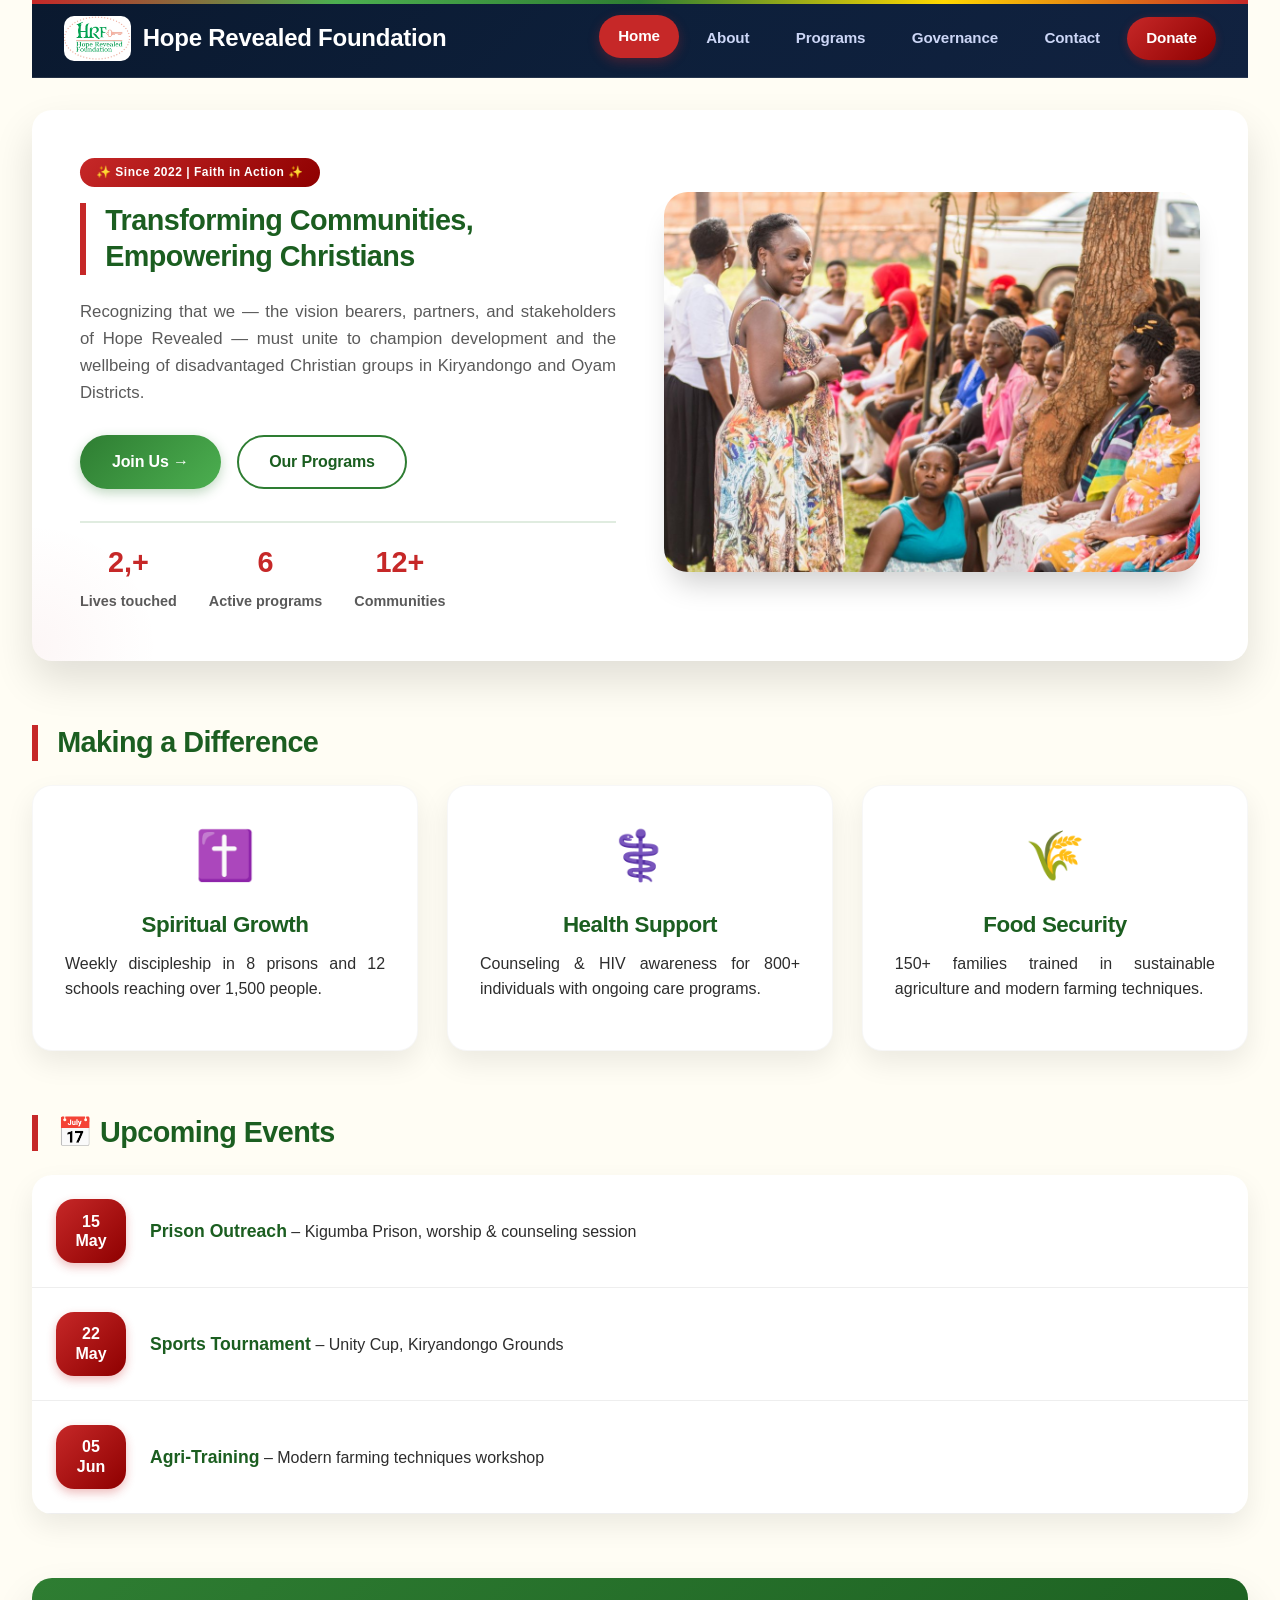
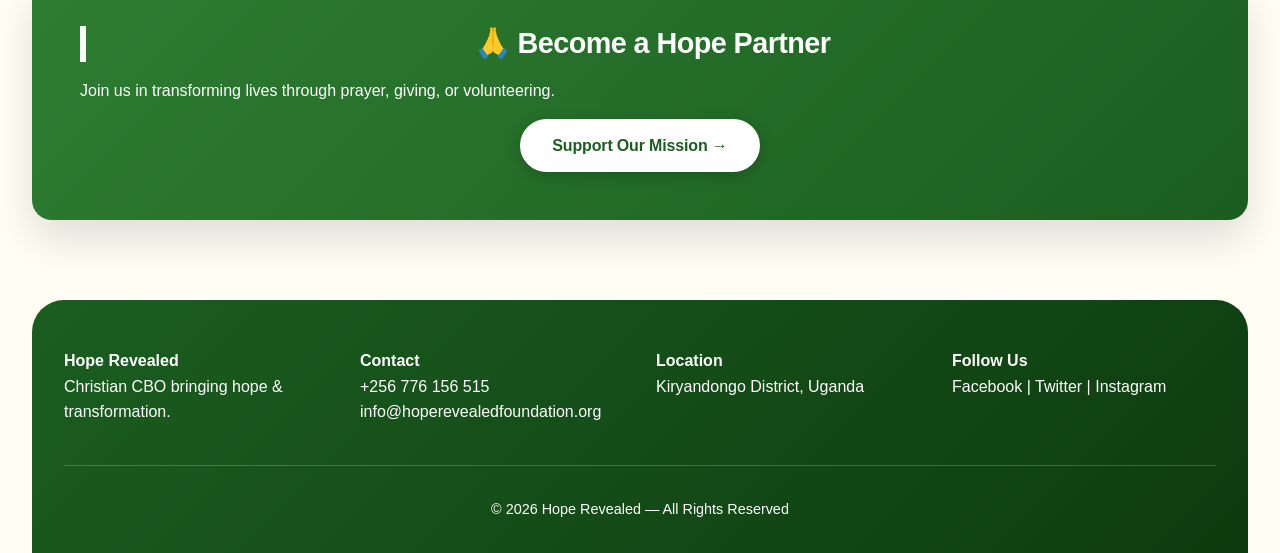
<file: index.html>
<!DOCTYPE html>
<html lang="en">
<head>
  <meta charset="utf-8" />
  <meta name="viewport" content="width=device-width, initial-scale=1.0, user-scalable=yes" />
  <meta name="description" content="Hope Revealed - Christian Community-Based Organization transforming communities in Kiryandongo and Oyam Districts, Uganda." />
  <title>Hope Revealed — Transforming Communities | Home</title>
  <link rel="stylesheet" href="styles.css" />
  <style>
    /* Only keep essential homepage-specific animations that don't conflict with styles.css */
    
    /* Animated blinking text for the headline */
    .animated-headline {
      animation: gentlePulse 1.8s ease-in-out infinite;
      display: inline-block;
    }
    
    @keyframes gentlePulse {
      0%, 100% {
        opacity: 1;
        text-shadow: 0 0 0px rgba(46,125,50,0);
      }
      50% {
        opacity: 0.85;
        text-shadow: 0 0 8px rgba(46,125,50,0.3);
      }
    }
    
    /* Hero section refinements */
    .hero {
      display: grid;
      grid-template-columns: 1fr 1fr;
      gap: 3rem;
      align-items: center;
      margin: 2rem 0 4rem 0;
      background: var(--card);
      border-radius: var(--radius);
      padding: 3rem;
      box-shadow: var(--shadow-lg);
      position: relative;
      overflow: hidden;
    }
    
    .hero::before {
      content: '';
      position: absolute;
      top: -50%;
      right: -20%;
      width: 300px;
      height: 300px;
      background: radial-gradient(circle, rgba(46,125,50,0.03) 0%, transparent 70%);
      border-radius: 50%;
      pointer-events: none;
    }

    .badge {
      display: inline-block;
      background: linear-gradient(135deg, var(--red), var(--red-dark));
      color: white;
      padding: 0.3rem 1rem;
      border-radius: 40px;
      font-size: 0.75rem;
      margin-bottom: 1rem;
      font-weight: 600;
      animation: fadeInUp 0.6s ease;
    }

    .stats {
      display: flex;
      gap: 2rem;
      margin-top: 1.5rem;
      padding-top: 1rem;
      border-top: 2px solid rgba(46,125,50,0.15);
    }

    .stats div {
      font-weight: 600;
      font-size: 0.9rem;
      color: var(--text-light);
      transition: transform 0.3s ease;
    }
    
    .stats div:hover {
      transform: translateY(-3px);
    }

    .stats span {
      font-size: 1.8rem;
      color: var(--red);
      display: block;
      font-weight: 800;
      margin-bottom: 0.3rem;
    }

    .hero-image img {
      width: 100%;
      border-radius: 24px;
      object-fit: cover;
      height: 380px;
      box-shadow: 0 20px 30px -10px rgba(0,0,0,0.2);
      transition: var(--transition);
    }

    .hero-image img:hover {
      transform: scale(1.02);
    }

    .impact-preview, .events {
      margin: 4rem 0;
    }

    .impact-grid {
      display: grid;
      grid-template-columns: repeat(auto-fit, minmax(280px, 1fr));
      gap: 1.8rem;
    }

    .impact-card {
      background: var(--card);
      padding: 2rem;
      border-radius: var(--radius);
      text-align: center;
      box-shadow: var(--shadow-md);
      transition: var(--transition);
      animation: fadeInUp 0.5s ease backwards;
    }
    
    .impact-card:nth-child(1) { animation-delay: 0.1s; }
    .impact-card:nth-child(2) { animation-delay: 0.2s; }
    .impact-card:nth-child(3) { animation-delay: 0.3s; }

    .impact-card:hover {
      transform: translateY(-6px);
      box-shadow: var(--shadow-lg);
    }

    .impact-icon {
      font-size: 3rem;
      margin-bottom: 1rem;
      display: inline-block;
      transition: transform 0.3s ease;
    }
    
    .impact-card:hover .impact-icon {
      transform: scale(1.1);
    }

    .events-list {
      background: var(--card);
      border-radius: var(--radius);
      overflow: hidden;
      box-shadow: var(--shadow-md);
    }

    .event-item {
      display: flex;
      gap: 1.5rem;
      padding: 1.5rem;
      border-bottom: 1px solid #eee;
      align-items: center;
      transition: var(--transition);
    }

    .event-item:hover {
      background: #fafaf5;
      transform: translateX(5px);
    }

    .event-date {
      background: linear-gradient(135deg, var(--red), var(--red-dark));
      color: white;
      text-align: center;
      min-width: 70px;
      padding: 0.8rem;
      border-radius: 18px;
      font-weight: 800;
      line-height: 1.2;
      transition: transform 0.3s ease;
    }
    
    .event-item:hover .event-date {
      transform: scale(1.05);
    }

    /* Animation keyframes */
    @keyframes fadeInUp {
      from {
        opacity: 0;
        transform: translateY(20px);
      }
      to {
        opacity: 1;
        transform: translateY(0);
      }
    }
    
    /* Button enhancements */
    .actions .primary, .actions .secondary {
      transition: all 0.3s cubic-bezier(0.2, 0.9, 0.4, 1.1);
    }
    
    .actions .primary:hover, .actions .secondary:hover {
      transform: translateY(-3px) scale(1.02);
    }
    
    /* Responsive */
    @media (max-width: 900px) {
      .hero {
        grid-template-columns: 1fr;
        padding: 2rem;
      }
      
      .hero-image img {
        height: 280px;
      }
      
      .animated-headline {
        font-size: 1.8rem;
      }
    }

    @media (max-width: 550px) {
      .stats {
        justify-content: space-around;
      }
      
      .stats span {
        font-size: 1.4rem;
      }
      
      .event-item {
        flex-direction: column;
        text-align: center;
      }
      
      .animated-headline {
        font-size: 1.5rem;
      }
    }
  </style>
</head>
<body>
  <div class="wrap">
    <header>
      <a href="index.html" class="logo">
        <img src="logo.jpeg" alt="Hope Revealed Logo" style="height: 45px; width: auto; border-radius: 10px;">
        <span>Hope Revealed Foundation</span>
      </a>
      <nav id="mainNav">
        <a href="index.html" class="active">Home</a>
        <a href="about.html">About</a>
        <a href="programs.html">Programs</a>
        <a href="governance.html">Governance</a>
        <a href="contact.html">Contact</a>
        <a href="donate.html" class="cta">Donate</a>
      </nav>
      <button class="mobile-menu-btn" id="menuBtn" aria-label="Menu">☰</button>
    </header>

    <main>
      <!-- Hero Section with Animated Headline -->
      <section class="hero">
        <div class="hero-content">
          <span class="badge">✨ Since 2022 | Faith in Action ✨</span>
          <h3 class="animated-headline">Transforming Communities,<br>Empowering Christians</h3>
          <p>
            Recognizing that we — the vision bearers, partners, and stakeholders of Hope Revealed — must unite to champion development and the wellbeing of disadvantaged Christian groups in Kiryandongo and Oyam Districts.
          </p>
          <div class="actions">
            <a href="donate.html" class="primary">Join Us →</a>
            <a href="programs.html" class="secondary">Our Programs</a>
          </div>
          <div class="stats">
            <div><span>2,500+</span>Lives touched</div>
            <div><span>6</span>Active programs</div>
            <div><span>12+</span>Communities</div>
          </div>
        </div>
        <div class="hero-image">
          <img src="communitygathering.jpg" alt="Community gathering in Uganda" class="blink-img">
        </div>
      </section>

      <!-- Impact Preview -->
      <section class="impact-preview">
        <h3>Making a Difference</h3>
        <div class="impact-grid">
          <div class="impact-card">
            <div class="impact-icon">✝️</div>
            <h4>Spiritual Growth</h4>
            <p>Weekly discipleship in 8 prisons and 12 schools reaching over 1,500 people.</p>
          </div>
          <div class="impact-card">
            <div class="impact-icon">⚕️</div>
            <h4>Health Support</h4>
            <p>Counseling & HIV awareness for 800+ individuals with ongoing care programs.</p>
          </div>
          <div class="impact-card">
            <div class="impact-icon">🌾</div>
            <h4>Food Security</h4>
            <p>150+ families trained in sustainable agriculture and modern farming techniques.</p>
          </div>
        </div>
      </section>

      <!-- Upcoming Events -->
      <section class="events">
        <h3>📅 Upcoming Events</h3>
        <div class="events-list">
          <div class="event-item">
            <div class="event-date">15<br>May</div>
            <div class="event-detail"><strong>Prison Outreach</strong> – Kigumba Prison, worship & counseling session</div>
          </div>
          <div class="event-item">
            <div class="event-date">22<br>May</div>
            <div class="event-detail"><strong>Sports Tournament</strong> – Unity Cup, Kiryandongo Grounds</div>
          </div>
          <div class="event-item">
            <div class="event-date">05<br>Jun</div>
            <div class="event-detail"><strong>Agri-Training</strong> – Modern farming techniques workshop</div>
          </div>
        </div>
      </section>
      
      <!-- Call to Action Banner -->
      <div class="cta-banner">
        <h3>🙏 Become a Hope Partner</h3>
        <p>Join us in transforming lives through prayer, giving, or volunteering.</p>
        <a href="donate.html" class="primary" style="background: white; color: var(--green-dark); box-shadow: 0 4px 15px rgba(0,0,0,0.2);">Support Our Mission →</a>
      </div>
    </main>

    <footer>
      <div class="footer-grid">
        <div><strong>Hope Revealed</strong><br>Christian CBO bringing hope & transformation.</div>
        <div><strong>Contact</strong><br>+256 776 156 515<br>info@hoperevealedfoundation.org</div>
        <div><strong>Location</strong><br>Kiryandongo District, Uganda</div>
        <div><strong>Follow Us</strong><br>Facebook | Twitter | Instagram</div>
      </div>
      <div class="footer-bottom">© <span id="year"></span> Hope Revealed — All Rights Reserved</div>
    </footer>
  </div>
  
  <!-- Link to external script.js -->
  <script src="script.js"></script>
  
  <!-- Homepage specific enhancements -->
  <script>
    (function() {
      // Set copyright year
      const yearSpan = document.getElementById('year');
      if (yearSpan && !yearSpan.textContent) {
        yearSpan.textContent = new Date().getFullYear();
      }
      
      // Mobile menu toggle
      const menuBtn = document.getElementById('menuBtn');
      const mainNav = document.getElementById('mainNav');
      if (menuBtn && mainNav && !menuBtn.hasAttribute('data-home-listener')) {
        menuBtn.setAttribute('data-home-listener', 'true');
        menuBtn.addEventListener('click', (e) => {
          e.stopPropagation();
          mainNav.classList.toggle('show');
          const isExpanded = mainNav.classList.contains('show');
          menuBtn.setAttribute('aria-expanded', isExpanded);
          menuBtn.innerHTML = isExpanded ? '✕' : '☰';
          document.body.style.overflow = isExpanded ? 'hidden' : '';
        });
        
        document.addEventListener('click', (e) => {
          if (mainNav.classList.contains('show') && !mainNav.contains(e.target) && !menuBtn.contains(e.target)) {
            mainNav.classList.remove('show');
            menuBtn.setAttribute('aria-expanded', 'false');
            menuBtn.innerHTML = '☰';
            document.body.style.overflow = '';
          }
        });
      }
      
      // Animate stats counter
      const statNumbers = document.querySelectorAll('.stats span');
      if (statNumbers.length && !window._statsAnimated) {
        window._statsAnimated = true;
        
        const animateStats = () => {
          statNumbers.forEach(el => {
            const rawText = el.innerText;
            const match = rawText.match(/\d+/);
            if (match) {
              const target = parseInt(match[0], 10);
              if (!isNaN(target) && !el.dataset.animated) {
                el.dataset.animated = 'true';
                let current = 0;
                const increment = Math.ceil(target / 40);
                const suffix = rawText.replace(/[\d]/g, '');
                const timer = setInterval(() => {
                  current += increment;
                  if (current >= target) {
                    el.innerText = target + suffix;
                    clearInterval(timer);
                  } else {
                    el.innerText = current + suffix;
                  }
                }, 25);
              }
            }
          });
        };
        
        const observer = new IntersectionObserver((entries) => {
          entries.forEach(entry => {
            if (entry.isIntersecting) {
              animateStats();
              observer.disconnect();
            }
          });
        }, { threshold: 0.3 });
        
        const statsSection = document.querySelector('.stats');
        if (statsSection) observer.observe(statsSection);
      }
      
      // Logo image error fallback
      const logoImg = document.querySelector('.logo img');
      if (logoImg) {
        logoImg.onerror = function() {
          this.style.display = 'none';
          const placeholder = document.createElement('div');
          placeholder.textContent = 'HR';
          placeholder.style.background = 'linear-gradient(135deg, var(--green), var(--green-light))';
          placeholder.style.color = 'white';
          placeholder.style.width = '45px';
          placeholder.style.height = '45px';
          placeholder.style.display = 'flex';
          placeholder.style.alignItems = 'center';
          placeholder.style.justifyContent = 'center';
          placeholder.style.borderRadius = '12px';
          placeholder.style.fontWeight = 'bold';
          placeholder.style.fontSize = '1.3rem';
          this.parentNode.insertBefore(placeholder, this);
          this.remove();
        };
      }
      
      // Smooth reveal for cards
      const cards = document.querySelectorAll('.impact-card, .event-item');
      const cardObserver = new IntersectionObserver((entries) => {
        entries.forEach(entry => {
          if (entry.isIntersecting) {
            entry.target.style.opacity = '1';
            entry.target.style.transform = 'translateY(0)';
            cardObserver.unobserve(entry.target);
          }
        });
      }, { threshold: 0.1 });
      
      cards.forEach(card => {
        card.style.opacity = '0';
        card.style.transform = 'translateY(20px)';
        card.style.transition = 'opacity 0.5s ease, transform 0.5s ease';
        cardObserver.observe(card);
      });
    })();
  </script>
</body>
</html>
</file>
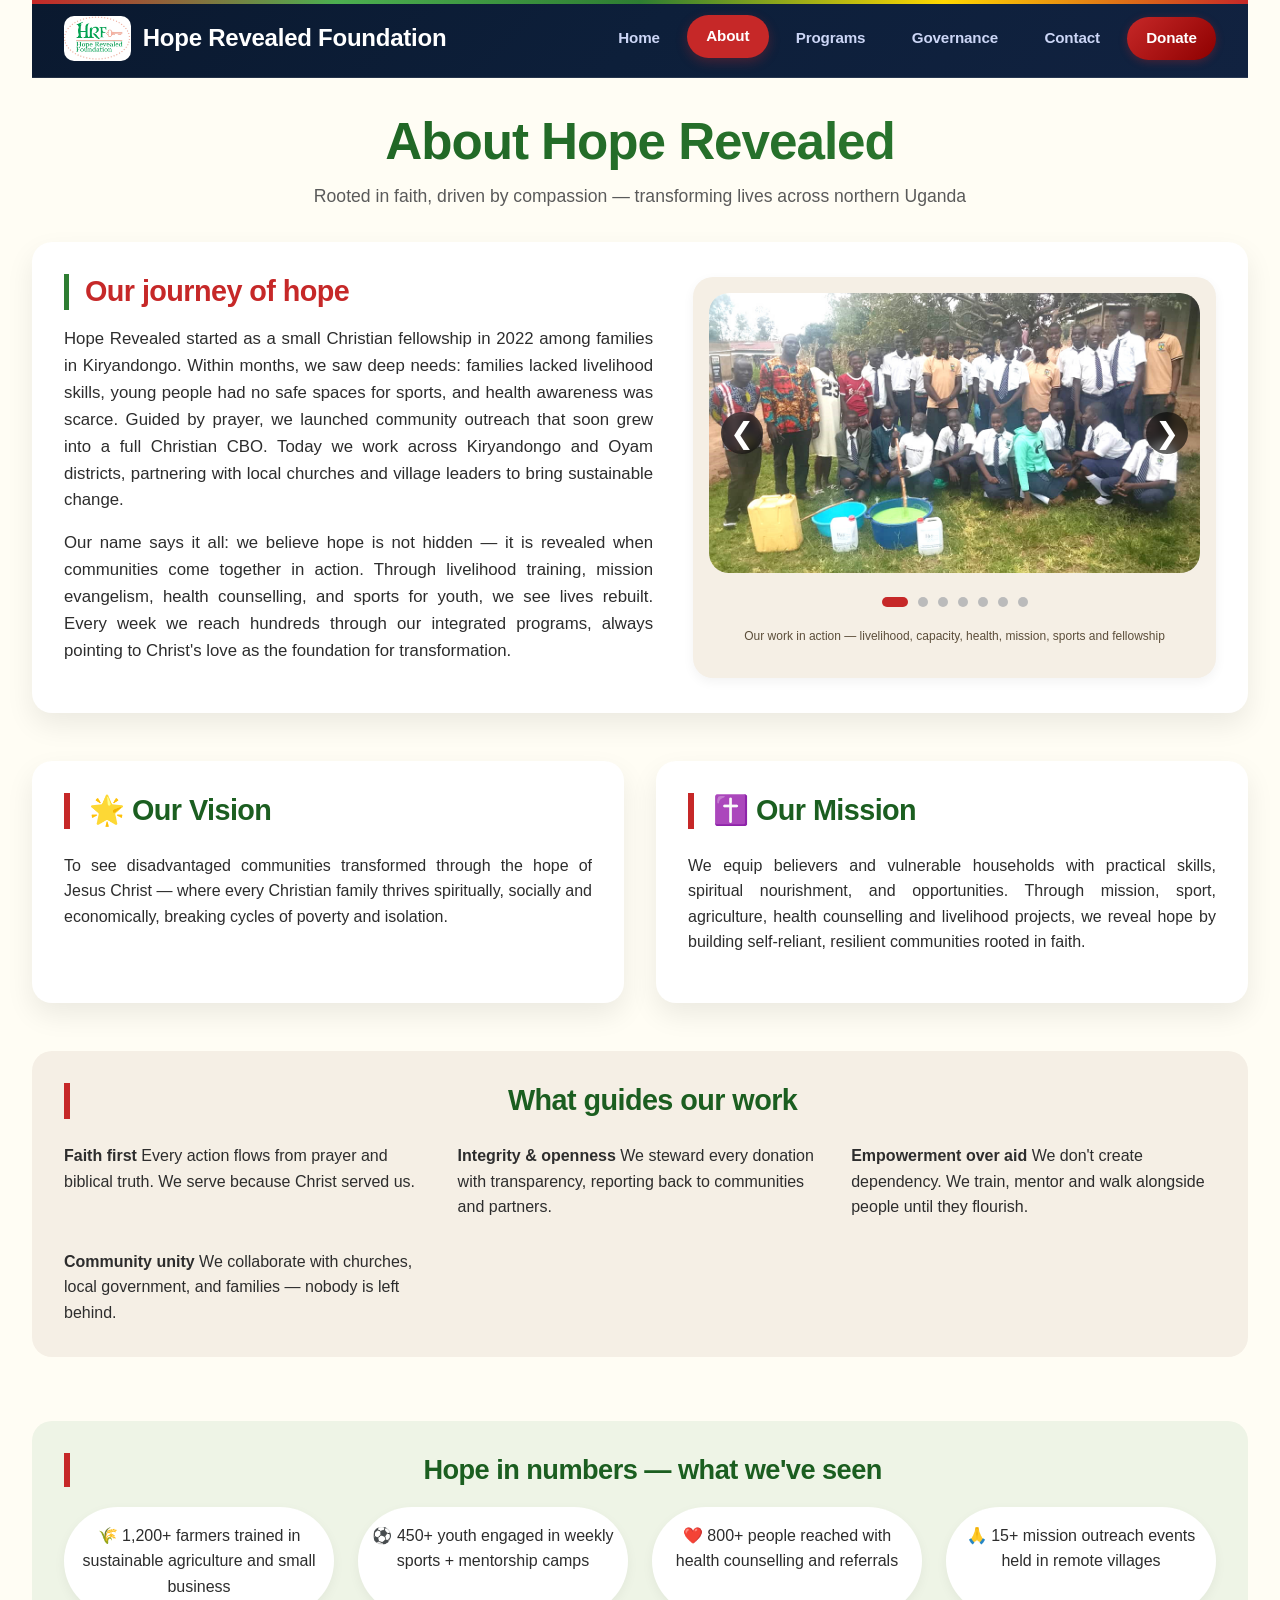
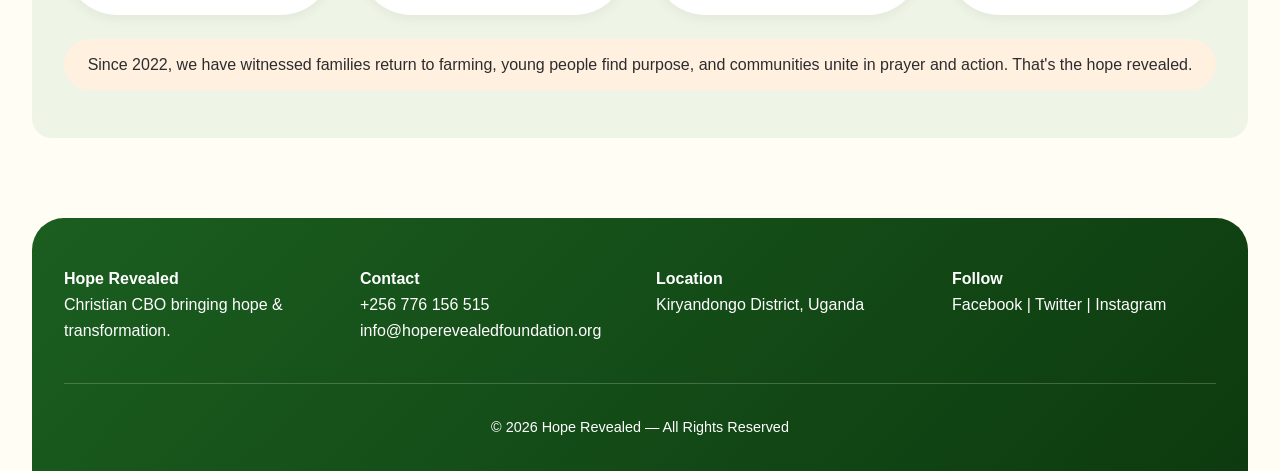
<file: about.html>
<!DOCTYPE html>
<html lang="en">
<head>
  <meta charset="UTF-8" />
  <meta name="viewport" content="width=device-width, initial-scale=1.0, user-scalable=yes" />
  <meta name="description" content="Hope Revealed Christian CBO in Uganda: Our story, mission, vision and the real impact we make through livelihood, sports, health and outreach." />
  <title>Hope Revealed — About Us | Faith in action</title>
  <!-- Link to external stylesheet (modern & consistent across all pages) -->
  <link rel="stylesheet" href="styles.css" />
  <style>
    /* Additional about-specific refinements that complement styles.css */
    .about-story {
      display: flex;
      gap: 2.5rem;
      align-items: center;
      margin-bottom: 3rem;
      background: var(--card);
      border-radius: var(--radius);
      padding: 2rem;
      flex-wrap: wrap;
      box-shadow: var(--shadow-md);
    }

    .story-text {
      flex: 1.2;
    }

    .story-text h3 {
      font-size: 1.8rem;
      color: var(--red);
      margin-bottom: 1rem;
      border-left: 5px solid var(--green);
      padding-left: 1rem;
    }

    .story-text p {
      margin-bottom: 1rem;
      font-size: 1.05rem;
      text-align: justify;
    }

    /* Gallery container (sliding gallery) */
    .gallery-container {
      flex: 1;
      min-width: 280px;
      background: #f5efe5;
      border-radius: var(--radius);
      padding: 1rem;
      box-shadow: var(--shadow-sm);
    }

    .slider-wrapper {
      position: relative;
      width: 100%;
      overflow: hidden;
      border-radius: 20px;
    }

    .slider {
      display: flex;
      transition: transform 0.4s ease-in-out;
      will-change: transform;
    }

    .slide {
      flex: 0 0 100%;
      min-width: 0;
    }

    .slide img {
      width: 100%;
      height: 280px;
      object-fit: cover;
      display: block;
      border-radius: 18px;
      background-color: #d9cdb6;
    }

    .slider-btn {
      position: absolute;
      top: 50%;
      transform: translateY(-50%);
      background: rgba(0,0,0,0.6);
      color: white;
      border: none;
      font-size: 1.8rem;
      cursor: pointer;
      width: 42px;
      height: 42px;
      border-radius: 60px;
      display: flex;
      align-items: center;
      justify-content: center;
      transition: 0.2s;
      backdrop-filter: blur(4px);
      z-index: 2;
    }

    .slider-btn:hover {
      background: var(--red);
    }

    .btn-prev {
      left: 12px;
    }

    .btn-next {
      right: 12px;
    }

    .dots {
      text-align: center;
      margin-top: 16px;
    }

    .dot {
      display: inline-block;
      width: 10px;
      height: 10px;
      background-color: #bbb;
      border-radius: 50%;
      margin: 0 5px;
      cursor: pointer;
      transition: 0.2s;
    }

    .dot.active {
      background-color: var(--red);
      width: 26px;
      border-radius: 12px;
    }

    /* Impact snapshot adjustments */
    .impact-snapshot {
      margin: 2.8rem 0 1rem;
      background: #eef4e6;
      border-radius: var(--radius);
      padding: 2rem;
    }

    .impact-snapshot h3 {
      font-size: 1.7rem;
      color: var(--green-dark);
      margin-bottom: 1.2rem;
      text-align: center;
    }

    .stats-flex {
      display: flex;
      flex-wrap: wrap;
      gap: 1.5rem;
      justify-content: space-between;
    }

    .stat-item {
      flex: 1;
      background: white;
      border-radius: 60px;
      padding: 1rem 0.8rem;
      text-align: center;
      font-weight: 500;
      box-shadow: var(--shadow-sm);
      transition: var(--transition);
    }

    .stat-item:hover {
      transform: translateY(-3px);
      background: var(--cream);
    }

    /* Core values alignment */
    .core-values {
      background: #f5efe5;
      border-radius: var(--radius);
      padding: 2rem;
      margin-top: 0.5rem;
    }

    .core-values h3 {
      text-align: center;
    }

    /* Logo image styling */
    .logo img {
      height: 45px;
      width: auto;
      border-radius: 10px;
      object-fit: contain;
    }

    /* Responsive gallery fixes */
    @media (max-width: 780px) {
      .about-story {
        flex-direction: column;
      }
      .slider-btn {
        width: 36px;
        height: 36px;
        font-size: 1.4rem;
      }
      .slide img {
        height: 220px;
      }
      .stats-flex {
        flex-direction: column;
      }
      .stat-item {
        width: 100%;
      }
    }
  </style>
</head>
<body>
<div class="wrap">
  <header>
    <a href="index.html" class="logo">
      <!-- Fixed logo image display - using img tag for logo.jpeg -->
      <img src="logo.jpeg" alt="Hope Revealed Logo" style="height: 45px; width: auto; border-radius: 10px;">
      <span>Hope Revealed Foundation</span>
    </a>
    <nav id="mainNav">
      <a href="index.html">Home</a>
      <a href="about.html" class="active">About</a>
      <a href="programs.html">Programs</a>
      <a href="governance.html">Governance</a>
      <a href="contact.html">Contact</a>
      <a href="donate.html" class="cta">Donate</a>
    </nav>
    <button class="mobile-menu-btn" id="menuBtn" aria-label="Menu">☰</button>
  </header>

  <main>
    <section class="page-header">
      <h1>About Hope Revealed</h1>
      <p>Rooted in faith, driven by compassion — transforming lives across northern Uganda</p>
    </section>

    <!-- sliding image gallery + story side by side -->
    <section class="about-story">
      <div class="story-text">
        <h3>Our journey of hope</h3>
        <p>Hope Revealed started as a small Christian fellowship in 2022 among families in Kiryandongo. Within months, we saw deep needs: families lacked livelihood skills, young people had no safe spaces for sports, and health awareness was scarce. Guided by prayer, we launched community outreach that soon grew into a full Christian CBO. Today we work across Kiryandongo and Oyam districts, partnering with local churches and village leaders to bring sustainable change.</p>
        <p>Our name says it all: we believe hope is not hidden — it is revealed when communities come together in action. Through livelihood training, mission evangelism, health counselling, and sports for youth, we see lives rebuilt. Every week we reach hundreds through our integrated programs, always pointing to Christ's love as the foundation for transformation.</p>
      </div>
      <div class="gallery-container">
        <div class="slider-wrapper">
          <div class="slider" id="imageSlider">
            <div class="slide"><img src="livelihood.jpg" alt="Livelihood training session"></div>
            <div class="slide"><img src="CapacityBuilding.jpg" alt="Capacity building workshop"></div>
            <div class="slide"><img src="Healthcounselling.jpg" alt="Health counselling outreach"></div>
            <div class="slide"><img src="Missionoutreach.jpg" alt="Mission outreach in community"></div>
            <div class="slide"><img src="Sports.jpg" alt="Sports program for youth"></div>
            <div class="slide"><img src="students.jpg" alt="School Outreach"></div>
            <div class="slide"><img src="communitygathering.jpg" alt="Community gathering and prayer"></div>
          </div>
          <button class="slider-btn btn-prev" id="prevBtn">❮</button>
          <button class="slider-btn btn-next" id="nextBtn">❯</button>
        </div>
        <div class="dots" id="dotsContainer"></div>
        <p style="font-size: 0.75rem; text-align: center; margin-top: 12px; color: #5c4e3a;">Our work in action — livelihood, capacity, health, mission, sports and fellowship</p>
      </div>
    </section>

    <!-- Mission & Vision -->
    <section class="mission-vision">
      <div class="card mission">
        <h3>🌟 Our Vision</h3>
        <p>To see disadvantaged communities transformed through the hope of Jesus Christ — where every Christian family thrives spiritually, socially and economically, breaking cycles of poverty and isolation.</p>
      </div>
      <div class="card vision">
        <h3>✝️ Our Mission</h3>
        <p>We equip believers and vulnerable households with practical skills, spiritual nourishment, and opportunities. Through mission, sport, agriculture, health counselling and livelihood projects, we reveal hope by building self-reliant, resilient communities rooted in faith.</p>
      </div>
    </section>

    <!-- Core values -->
    <section class="core-values">
      <h3>What guides our work</h3>
      <div class="values-grid">
        <div><strong>Faith first</strong> Every action flows from prayer and biblical truth. We serve because Christ served us.</div>
        <div><strong>Integrity & openness</strong> We steward every donation with transparency, reporting back to communities and partners.</div>
        <div><strong>Empowerment over aid</strong> We don't create dependency. We train, mentor and walk alongside people until they flourish.</div>
        <div><strong>Community unity</strong> We collaborate with churches, local government, and families — nobody is left behind.</div>
      </div>
    </section>

    <!-- Impact snapshot -->
    <section class="impact-snapshot">
      <h3>Hope in numbers — what we've seen</h3>
      <div class="stats-flex">
        <div class="stat-item">🌾 1,200+ farmers trained in sustainable agriculture and small business</div>
        <div class="stat-item">⚽ 450+ youth engaged in weekly sports + mentorship camps</div>
        <div class="stat-item">❤️ 800+ people reached with health counselling and referrals</div>
        <div class="stat-item">🙏 15+ mission outreach events held in remote villages</div>
      </div>
      <p style="margin-top: 1.5rem; text-align: center; background: #fff0e0; padding: 0.8rem; border-radius: 48px;">Since 2022, we have witnessed families return to farming, young people find purpose, and communities unite in prayer and action. That's the hope revealed.</p>
    </section>
  </main>

  <footer>
    <div class="footer-grid">
      <div><strong>Hope Revealed</strong><br>Christian CBO bringing hope & transformation.</div>
      <div><strong>Contact</strong><br>+256 776 156 515<br>info@hoperevealedfoundation.org</div>
      <div><strong>Location</strong><br>Kiryandongo District, Uganda</div>
      <div><strong>Follow</strong><br>Facebook | Twitter | Instagram</div>
    </div>
    <div class="footer-bottom">© <span id="year"></span> Hope Revealed — All Rights Reserved</div>
  </footer>
</div>

<!-- Link to external script.js for dynamic features (mobile menu, counters, donation logic, etc.) -->
<script src="script.js"></script>

<!-- About page specific gallery script (does not conflict with main script) -->
<script>
  (function() {
    // Sliding gallery functionality
    const slider = document.getElementById('imageSlider');
    const slides = document.querySelectorAll('.slide');
    const prevBtn = document.getElementById('prevBtn');
    const nextBtn = document.getElementById('nextBtn');
    const dotsContainer = document.getElementById('dotsContainer');

    if (slider && slides.length && prevBtn && nextBtn) {
      let currentIndex = 0;
      const totalSlides = slides.length;

      function createDots() {
        if (!dotsContainer) return;
        dotsContainer.innerHTML = '';
        for (let i = 0; i < totalSlides; i++) {
          const dot = document.createElement('span');
          dot.classList.add('dot');
          if (i === currentIndex) dot.classList.add('active');
          dot.addEventListener('click', () => goToSlide(i));
          dotsContainer.appendChild(dot);
        }
      }

      function updateDots() {
        const dots = document.querySelectorAll('.dot');
        dots.forEach((dot, idx) => {
          if (idx === currentIndex) {
            dot.classList.add('active');
          } else {
            dot.classList.remove('active');
          }
        });
      }

      function goToSlide(index) {
        if (index < 0) index = 0;
        if (index >= totalSlides) index = totalSlides - 1;
        currentIndex = index;
        const translateValue = -currentIndex * 100;
        slider.style.transform = `translateX(${translateValue}%)`;
        updateDots();
      }

      function nextSlide() {
        goToSlide(currentIndex + 1 < totalSlides ? currentIndex + 1 : 0);
      }

      function prevSlide() {
        goToSlide(currentIndex - 1 >= 0 ? currentIndex - 1 : totalSlides - 1);
      }

      nextBtn.addEventListener('click', nextSlide);
      prevBtn.addEventListener('click', prevSlide);

      // Auto slide
      let autoInterval = setInterval(nextSlide, 5000);
      const galleryWrap = document.querySelector('.gallery-container');
      if (galleryWrap) {
        galleryWrap.addEventListener('mouseenter', () => clearInterval(autoInterval));
        galleryWrap.addEventListener('mouseleave', () => {
          autoInterval = setInterval(nextSlide, 5000);
        });
      }

      goToSlide(0);
      createDots();
    }

    // Fallback for year if script.js didn't set it (but it will)
    const yearSpan = document.getElementById('year');
    if (yearSpan && !yearSpan.textContent) {
      yearSpan.textContent = new Date().getFullYear();
    }

    // Image error fallback for gallery images
    const allImgs = document.querySelectorAll('.slide img');
    allImgs.forEach(img => {
      img.onerror = function() {
        this.style.background = "#d9cdb6";
        this.style.objectFit = "contain";
        this.style.padding = "0.5rem";
        this.alt = "Image coming soon";
      };
    });
    
    // Handle logo image error fallback
    const logoImg = document.querySelector('.logo img');
    if (logoImg) {
      logoImg.onerror = function() {
        this.style.display = 'none';
        const placeholder = document.createElement('div');
        placeholder.textContent = 'HR';
        placeholder.style.background = 'linear-gradient(135deg, var(--green), var(--green-light))';
        placeholder.style.color = 'white';
        placeholder.style.width = '45px';
        placeholder.style.height = '45px';
        placeholder.style.display = 'flex';
        placeholder.style.alignItems = 'center';
        placeholder.style.justifyContent = 'center';
        placeholder.style.borderRadius = '12px';
        placeholder.style.fontWeight = 'bold';
        placeholder.style.fontSize = '1.3rem';
        this.parentNode.insertBefore(placeholder, this);
        this.remove();
      };
    }
  })();
</script>
</body>
</html>
</file>
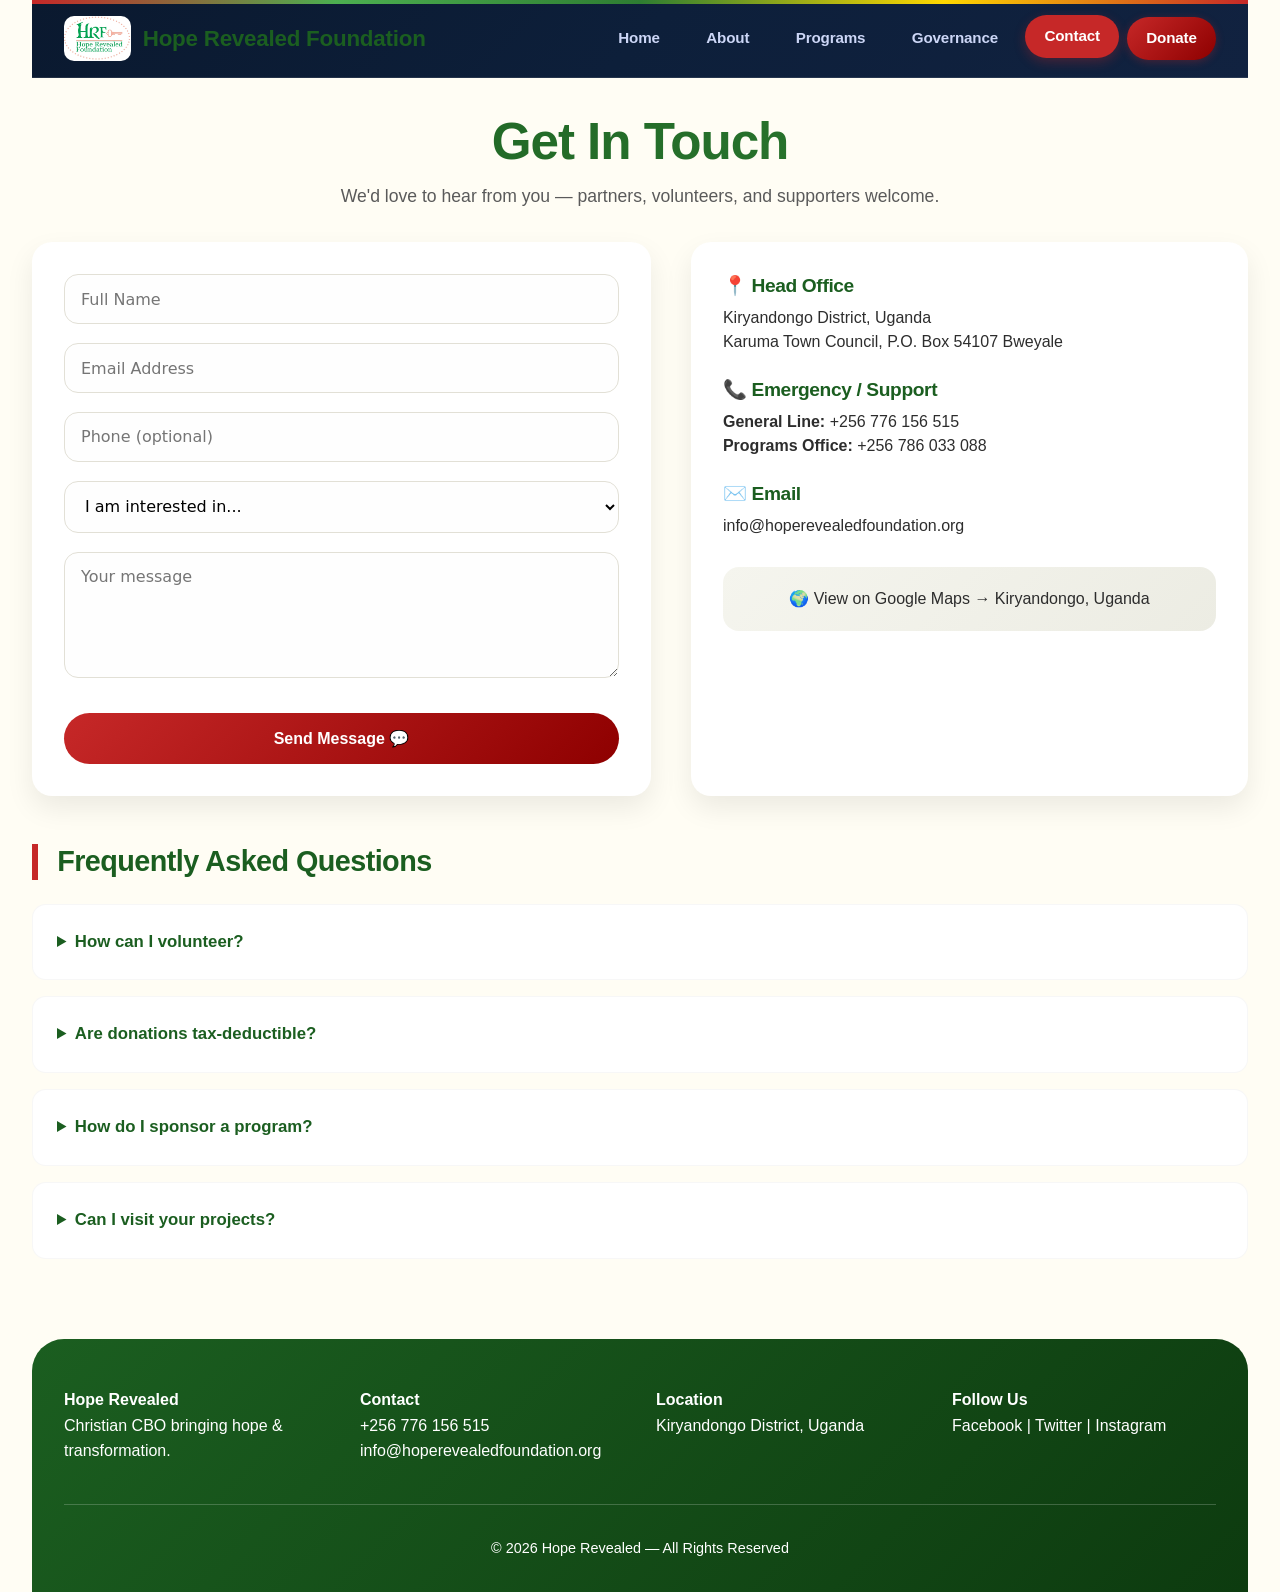
<file: contact.html>
<!DOCTYPE html>
<html lang="en">
<head>
  <meta charset="utf-8" />
  <meta name="viewport" content="width=device-width, initial-scale=1.0, user-scalable=yes" />
  <meta name="description" content="Contact Hope Revealed in Kiryandongo, Uganda. Reach out for partnerships, volunteering, donations or prayer requests." />
  <title>Hope Revealed — Contact Us</title>
  <link rel="stylesheet" href="styles.css" />
  <style>
    /* Additional contact-specific refinements that work seamlessly with styles.css */
    .contact-page-grid {
      display: grid;
      grid-template-columns: 1fr 0.9fr;
      gap: 2.5rem;
      margin: 2rem 0 3rem;
    }

    .contact-form-container {
      background: var(--card);
      padding: 2rem;
      border-radius: var(--radius);
      box-shadow: var(--shadow-md);
      transition: var(--transition);
    }

    .contact-form-container:hover {
      transform: translateY(-3px);
      box-shadow: var(--shadow-lg);
    }

    .contact-details {
      height: 100%;
    }

    .info-card {
      background: var(--card);
      padding: 2rem;
      border-radius: var(--radius);
      box-shadow: var(--shadow-md);
      height: 100%;
      transition: var(--transition);
    }

    .info-card:hover {
      transform: translateY(-3px);
      box-shadow: var(--shadow-lg);
    }

    .info-card h4 {
      color: var(--green-dark);
      margin: 1.5rem 0 0.5rem;
      font-size: 1.2rem;
      font-weight: 700;
    }

    .info-card h4:first-of-type {
      margin-top: 0;
    }

    .info-card p {
      margin-bottom: 0.5rem;
      line-height: 1.5;
      color: var(--text);
    }

    .map-placeholder {
      background: linear-gradient(135deg, #f5f5ee, #ecece3);
      padding: 1.2rem;
      text-align: center;
      border-radius: 16px;
      margin-top: 1.8rem;
      font-weight: 500;
      transition: var(--transition);
      cursor: pointer;
    }

    .map-placeholder:hover {
      background: linear-gradient(135deg, #e8e8dd, #e0e0d3);
      transform: scale(1.01);
    }

    /* Form styling enhancements */
    form input, form select, form textarea {
      width: 100%;
      padding: 0.9rem 1rem;
      margin-bottom: 1.2rem;
      border: 1.5px solid #e2e0d6;
      border-radius: 14px;
      font-family: 'Inter', system-ui, sans-serif;
      font-size: 1rem;
      transition: var(--transition);
      background: #fefefe;
    }

    form input:focus, form select:focus, form textarea:focus {
      outline: none;
      border-color: var(--green);
      box-shadow: 0 0 0 3px rgba(46,125,50,0.1);
      background: white;
    }

    form button {
      background: linear-gradient(135deg, var(--red), var(--red-dark));
      color: white;
      border: none;
      padding: 1rem 2rem;
      border-radius: 50px;
      cursor: pointer;
      font-weight: 700;
      font-size: 1rem;
      transition: var(--transition);
      width: 100%;
      margin-top: 0.5rem;
    }

    form button:hover {
      transform: translateY(-2px);
      box-shadow: 0 8px 20px rgba(198,40,40,0.3);
    }

    .form-feedback {
      margin-top: 1rem;
      padding: 0.8rem;
      border-radius: 12px;
      font-size: 0.9rem;
      text-align: center;
      transition: opacity 0.3s ease;
    }

    /* FAQ section */
    .faq-section {
      margin: 3rem 0 2rem;
    }

    .faq-section h3 {
      margin-bottom: 1.5rem;
    }

    details {
      background: var(--card);
      margin-bottom: 1rem;
      padding: 1.2rem 1.5rem;
      border-radius: var(--radius-sm);
      cursor: pointer;
      transition: var(--transition);
      border: 1px solid rgba(0,0,0,0.03);
    }

    details:hover {
      box-shadow: var(--shadow-sm);
      border-color: var(--green-light);
    }

    summary {
      font-weight: 700;
      color: var(--green-dark);
      padding: 0.3rem 0;
      font-size: 1.05rem;
    }

    details p {
      margin-top: 1rem;
      padding-top: 1rem;
      border-top: 1px solid #eee;
      color: var(--text-light);
      line-height: 1.5;
    }

    /* Logo styling - ensure proper alignment */
    .logo {
      display: flex;
      align-items: center;
      gap: 12px;
      text-decoration: none;
    }
    
    .logo img {
      height: 45px;
      width: auto;
      border-radius: 10px;
      object-fit: contain;
    }
    
    .logo span {
      font-weight: 700;
      font-size: 1.4rem;
      color: var(--green-dark);
    }

    /* Responsive adjustments */
    @media (max-width: 900px) {
      .contact-page-grid {
        grid-template-columns: 1fr;
        gap: 1.8rem;
      }
      
      .info-card {
        margin-top: 0;
      }
    }

    @media (max-width: 550px) {
      .contact-form-container, .info-card {
        padding: 1.5rem;
      }
      
      form input, form select, form textarea {
        padding: 0.75rem 0.9rem;
      }
      
      .logo span {
        font-size: 1.1rem;
      }
      
      .logo img {
        height: 35px;
      }
    }
  </style>
</head>
<body>
  <div class="wrap">
   <header>
  <a href="index.html" class="logo">
    <img src="logo.jpeg" alt="Hope Revealed Logo" style="height: 45px; width: auto; border-radius: 10px;">
    <span>Hope Revealed Foundation</span>
  </a>
  <nav id="mainNav">
    <a href="index.html">Home</a>
    <a href="about.html">About</a>
    <a href="programs.html">Programs</a>
    <a href="governance.html">Governance</a>
    <a href="contact.html" class="active">Contact</a>
    <a href="donate.html" class="cta">Donate</a>
  </nav>
  <button class="mobile-menu-btn" id="menuBtn" aria-label="Menu">☰</button>
</header>

    <main>
      <section class="page-header">
        <h1>Get In Touch</h1>
        <p>We'd love to hear from you — partners, volunteers, and supporters welcome.</p>
      </section>

      <div class="contact-page-grid">
        <div class="contact-form-container">
          <form id="contactForm">
            <input type="text" id="contactName" placeholder="Full Name" required>
            <input type="email" id="contactEmail" placeholder="Email Address" required>
            <input type="tel" id="contactPhone" placeholder="Phone (optional)">
            <select id="contactInterest" required>
              <option value="">I am interested in...</option>
              <option>Volunteering</option>
              <option>Donating</option>
              <option>Partnership</option>
              <option>Prayer request</option>
              <option>General inquiry</option>
            </select>
            <textarea id="contactMessage" rows="5" placeholder="Your message"></textarea>
            <button type="submit">Send Message 💬</button>
            <div class="form-feedback" style="display:none;"></div>
          </form>
        </div>
        <div class="contact-details">
          <div class="info-card">
            <h4>📍 Head Office</h4>
            <p>Kiryandongo District, Uganda<br>Karuma Town Council, P.O. Box 54107 Bweyale</p>
            
            <h4>📞 Emergency / Support</h4>
            <p><strong>General Line:</strong> +256 776 156 515<br>
            <strong>Programs Office:</strong> +256 786 033 088</p>
            
            <h4>✉️ Email</h4>
            <p>info@hoperevealedfoundation.org</p>
            
            <div class="map-placeholder" onclick="window.open('https://maps.google.com/?q=Kiryandongo+Uganda', '_blank')">
              🌍 View on Google Maps → Kiryandongo, Uganda
            </div>
          </div>
        </div>
      </div>

      <section class="faq-section">
        <h3>Frequently Asked Questions</h3>
        <details>
          <summary>How can I volunteer?</summary>
          <p>Fill out the contact form or visit our office. We welcome skilled and unskilled volunteers. You can also email volunteer@hoperevealed.org for current opportunities.</p>
        </details>
        <details>
          <summary>Are donations tax-deductible?</summary>
          <p>Yes, we provide official receipts for all donations. Please consult your local tax advisor for applicable deductions. We are registered with the Uganda NGO Bureau.</p>
        </details>
        <details>
          <summary>How do I sponsor a program?</summary>
          <p>Email our Partnerships team at info@hoperevealedfoundation.org or call +256 786 033 088. We have sponsorship packages for education, livelihood training, and mission outreach.</p>
        </details>
        <details>
          <summary>Can I visit your projects?</summary>
          <p>Absolutely. We welcome visitors and short-term mission teams. Please contact us at least two weeks in advance to arrange a visit to our field locations.</p>
        </details>
      </section>
    </main>

    <footer>
      <div class="footer-grid">
        <div><strong>Hope Revealed</strong><br>Christian CBO bringing hope & transformation.</div>
        <div><strong>Contact</strong><br>+256 776 156 515<br>info@hoperevealedfoundation.org</div>
        <div><strong>Location</strong><br>Kiryandongo District, Uganda</div>
        <div><strong>Follow Us</strong><br>Facebook | Twitter | Instagram</div>
      </div>
      <div class="footer-bottom">© <span id="year"></span> Hope Revealed — All Rights Reserved</div>
    </footer>
  </div>
  
  <!-- Link to external script.js for dynamic features (mobile menu, form handler, etc.) -->
  <script src="script.js"></script>
  
  <!-- Additional contact page specific enhancements (non-conflicting) -->
  <script>
    (function() {
      // Ensure mobile menu works if script.js hasn't fully initialized or for extra safety
      const menuBtn = document.getElementById('menuBtn');
      const mainNav = document.getElementById('mainNav');
      if (menuBtn && mainNav) {
        if (!menuBtn.hasAttribute('data-listener')) {
          menuBtn.setAttribute('data-listener', 'true');
          menuBtn.addEventListener('click', (e) => {
            e.stopPropagation();
            mainNav.classList.toggle('show');
            menuBtn.setAttribute('aria-expanded', mainNav.classList.contains('show'));
            menuBtn.innerHTML = mainNav.classList.contains('show') ? '✕' : '☰';
            if (mainNav.classList.contains('show')) {
              document.body.style.overflow = 'hidden';
            } else {
              document.body.style.overflow = '';
            }
          });
          
          // Close menu when clicking outside
          document.addEventListener('click', (e) => {
            if (mainNav.classList.contains('show') && !mainNav.contains(e.target) && !menuBtn.contains(e.target)) {
              mainNav.classList.remove('show');
              menuBtn.setAttribute('aria-expanded', 'false');
              menuBtn.innerHTML = '☰';
              document.body.style.overflow = '';
            }
          });
        }
      }
      
      // Year fallback if needed
      const yearSpan = document.getElementById('year');
      if (yearSpan && !yearSpan.textContent) {
        yearSpan.textContent = new Date().getFullYear();
      }
      
      // Enhance contact form with better validation and feedback that works alongside global script.js
      const contactForm = document.getElementById('contactForm');
      if (contactForm && !contactForm.hasAttribute('data-initialized')) {
        contactForm.setAttribute('data-initialized', 'true');
        
        contactForm.addEventListener('submit', async (e) => {
          e.preventDefault();
          
          const name = document.getElementById('contactName')?.value.trim() || '';
          const email = document.getElementById('contactEmail')?.value.trim() || '';
          const message = document.getElementById('contactMessage')?.value.trim() || '';
          const interest = document.getElementById('contactInterest')?.value || '';
          
          let errorMsg = '';
          if (!name) errorMsg = 'Please enter your full name.';
          else if (!email || !email.includes('@')) errorMsg = 'Please enter a valid email address.';
          else if (!message) errorMsg = 'Please write your message.';
          else if (!interest || interest === '') errorMsg = 'Please select an interest option.';
          
          const feedbackDiv = contactForm.querySelector('.form-feedback');
          if (errorMsg) {
            if (feedbackDiv) {
              feedbackDiv.textContent = `⚠️ ${errorMsg}`;
              feedbackDiv.style.backgroundColor = '#ffe6e5';
              feedbackDiv.style.color = '#c0392b';
              feedbackDiv.style.display = 'block';
              setTimeout(() => {
                feedbackDiv.style.opacity = '0';
                setTimeout(() => { feedbackDiv.style.display = 'none'; feedbackDiv.style.opacity = '1'; }, 300);
              }, 4000);
            }
            return;
          }
          
          // Show sending indicator
          if (feedbackDiv) {
            feedbackDiv.textContent = '⏳ Sending your message...';
            feedbackDiv.style.backgroundColor = '#fff3e0';
            feedbackDiv.style.color = '#c96f0d';
            feedbackDiv.style.display = 'block';
          }
          
          // Simulate network request
          await new Promise(resolve => setTimeout(resolve, 800));
          
          // Success message
          if (feedbackDiv) {
            feedbackDiv.innerHTML = '✅ Thank you for reaching out! We will respond within 24-48 hours. God bless you. 🙏';
            feedbackDiv.style.backgroundColor = '#e8f3e4';
            feedbackDiv.style.color = '#2c5f2d';
            feedbackDiv.style.display = 'block';
          }
          
          // Reset form
          contactForm.reset();
          
          setTimeout(() => {
            if (feedbackDiv) {
              feedbackDiv.style.opacity = '0';
              setTimeout(() => { feedbackDiv.style.display = 'none'; feedbackDiv.style.opacity = '1'; }, 300);
            }
          }, 5000);
        });
      }
      
      // Logo image error fallback
      const logoImg = document.querySelector('.logo img');
      if (logoImg) {
        logoImg.onerror = function() {
          this.style.display = 'none';
          const placeholder = document.createElement('div');
          placeholder.textContent = 'HR';
          placeholder.style.background = 'linear-gradient(135deg, var(--green), var(--green-light))';
          placeholder.style.color = 'white';
          placeholder.style.width = '45px';
          placeholder.style.height = '45px';
          placeholder.style.display = 'flex';
          placeholder.style.alignItems = 'center';
          placeholder.style.justifyContent = 'center';
          placeholder.style.borderRadius = '12px';
          placeholder.style.fontWeight = 'bold';
          placeholder.style.fontSize = '1.3rem';
          this.parentNode.insertBefore(placeholder, this);
          this.remove();
        };
      }
    })();
  </script>
</body>
</html>
</file>
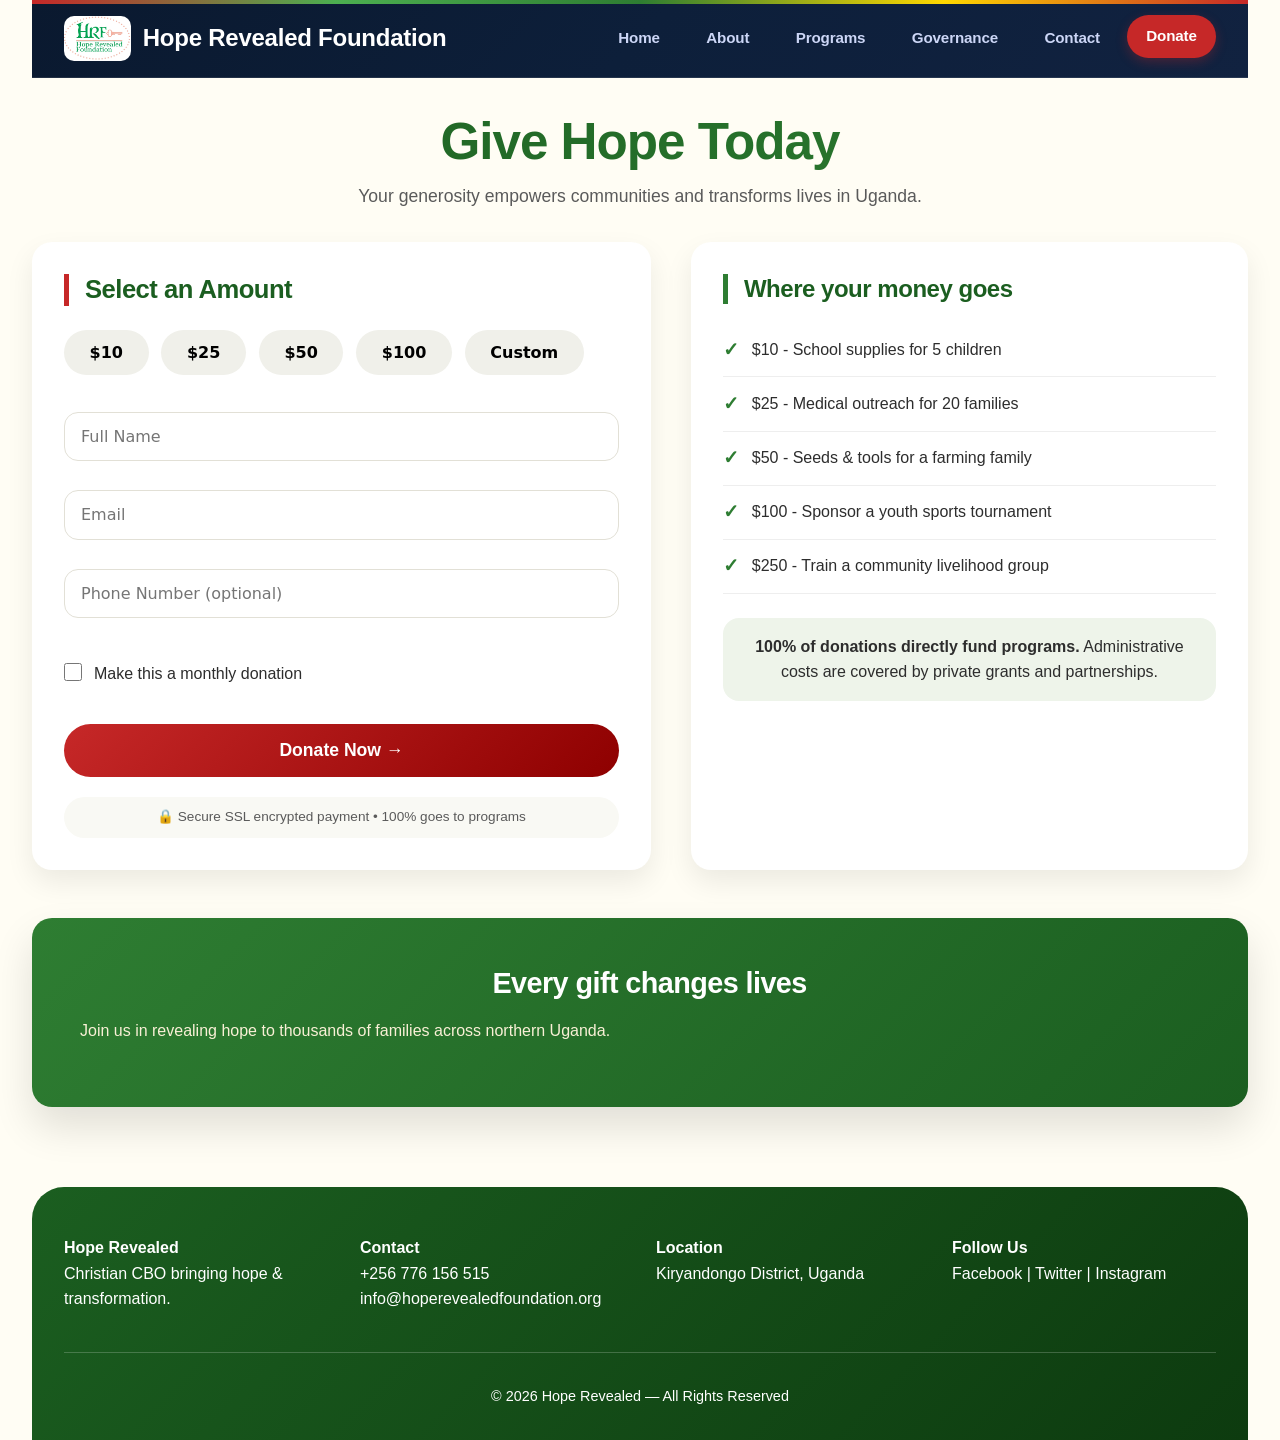
<file: donate.html>
<!DOCTYPE html>
<html lang="en">
<head>
  <meta charset="utf-8" />
  <meta name="viewport" content="width=device-width, initial-scale=1.0, user-scalable=yes" />
  <meta name="description" content="Support Hope Revealed's mission. Donate to transform communities in Uganda. Your gift brings hope and empowerment." />
  <title>Hope Revealed — Donate & Support</title>
  <link rel="stylesheet" href="styles.css" />
  <style>
    /* Donate page specific refinements that seamlessly extend styles.css */
    .donate-grid {
      display: grid;
      grid-template-columns: 1fr 0.9fr;
      gap: 2.5rem;
      margin: 2rem 0 3rem;
    }

    .donate-form-panel {
      background: var(--card);
      padding: 2rem;
      border-radius: var(--radius);
      box-shadow: var(--shadow-md);
      transition: var(--transition);
    }

    .donate-form-panel:hover {
      transform: translateY(-3px);
      box-shadow: var(--shadow-lg);
    }

    .donate-form-panel h3 {
      font-size: 1.6rem;
      margin-bottom: 1.2rem;
      color: var(--green-dark);
      border-left: 5px solid var(--red);
      padding-left: 1rem;
    }

    .donation-buttons {
      display: flex;
      flex-wrap: wrap;
      gap: 0.8rem;
      margin: 1.5rem 0;
      justify-content: flex-start;
    }

    .donate-amt {
      background: #f0f0ea;
      border: none;
      padding: 0.8rem 1.6rem;
      border-radius: 60px;
      font-weight: 700;
      cursor: pointer;
      transition: var(--transition);
      font-size: 1rem;
      font-family: 'Inter', system-ui, sans-serif;
    }

    .donate-amt:hover {
      background: var(--green);
      color: white;
      transform: translateY(-2px);
      box-shadow: 0 4px 12px rgba(46,125,50,0.2);
    }

    .donate-amt.active-amount {
      background: var(--red);
      color: white;
      box-shadow: 0 4px 12px rgba(198,40,40,0.3);
    }

    #customAmount {
      width: 100%;
      padding: 0.9rem 1rem;
      margin: 0.8rem 0 1rem;
      border: 1.5px solid #e2e0d6;
      border-radius: 14px;
      font-family: 'Inter', system-ui, sans-serif;
      font-size: 1rem;
      transition: var(--transition);
    }

    #customAmount:focus {
      outline: none;
      border-color: var(--green);
      box-shadow: 0 0 0 3px rgba(46,125,50,0.1);
    }

    .donor-details input {
      width: 100%;
      padding: 0.9rem 1rem;
      margin-bottom: 1rem;
      border: 1.5px solid #e2e0d6;
      border-radius: 14px;
      font-family: 'Inter', system-ui, sans-serif;
      font-size: 1rem;
      transition: var(--transition);
    }

    .donor-details input:focus {
      outline: none;
      border-color: var(--green);
      box-shadow: 0 0 0 3px rgba(46,125,50,0.1);
    }

    .donor-details label {
      display: flex;
      align-items: center;
      gap: 0.75rem;
      margin: 1rem 0 1.2rem;
      cursor: pointer;
      font-weight: 500;
    }

    #monthlyCheck {
      width: 18px;
      height: 18px;
      cursor: pointer;
      accent-color: var(--green);
    }

    .donate-submit {
      width: 100%;
      margin-top: 0.5rem;
      background: linear-gradient(135deg, var(--red), var(--red-dark));
      color: white;
      border: none;
      padding: 1rem;
      border-radius: 60px;
      font-weight: 700;
      font-size: 1.1rem;
      cursor: pointer;
      transition: var(--transition);
    }

    .donate-submit:hover {
      transform: translateY(-2px);
      box-shadow: 0 8px 20px rgba(198,40,40,0.35);
    }

    .secure-note {
      text-align: center;
      margin-top: 1.2rem;
      font-size: 0.85rem;
      color: var(--text-light);
      background: #f9f9f4;
      padding: 0.6rem;
      border-radius: 50px;
    }

    .donate-impact {
      height: 100%;
    }

    .donate-impact .card {
      background: var(--card);
      padding: 2rem;
      border-radius: var(--radius);
      box-shadow: var(--shadow-md);
      height: 100%;
      transition: var(--transition);
    }

    .donate-impact .card:hover {
      transform: translateY(-3px);
      box-shadow: var(--shadow-lg);
    }

    .donate-impact h4 {
      font-size: 1.5rem;
      color: var(--green-dark);
      margin-bottom: 1.2rem;
      border-left: 5px solid var(--green);
      padding-left: 1rem;
    }

    .donate-impact ul {
      list-style: none;
      padding: 0;
      margin-bottom: 1.5rem;
    }

    .donate-impact li {
      padding: 0.7rem 0;
      border-bottom: 1px solid #eee;
      display: flex;
      align-items: center;
      gap: 0.8rem;
      font-size: 1rem;
    }

    .donate-impact li::before {
      content: "✓";
      color: var(--green);
      font-weight: bold;
      font-size: 1.2rem;
    }

    .donate-impact p {
      background: #eef4ea;
      padding: 1rem;
      border-radius: 16px;
      margin-top: 1rem;
      text-align: center;
      font-weight: 500;
    }

    /* Payment Modal Styles - Smaller, Compact Design */
    .payment-modal {
      display: none;
      position: fixed;
      top: 0;
      left: 0;
      width: 100%;
      height: 100%;
      background: rgba(0,0,0,0.5);
      backdrop-filter: blur(3px);
      z-index: 2000;
      align-items: center;
      justify-content: center;
    }

    .payment-modal.active {
      display: flex;
    }

    .payment-modal-content {
      background: white;
      max-width: 380px;
      width: 90%;
      border-radius: 24px;
      padding: 1.5rem;
      box-shadow: 0 20px 40px rgba(0,0,0,0.2);
      animation: modalSlideIn 0.25s ease;
      position: relative;
    }

    @keyframes modalSlideIn {
      from {
        opacity: 0;
        transform: scale(0.95) translateY(-10px);
      }
      to {
        opacity: 1;
        transform: scale(1) translateY(0);
      }
    }

    .payment-modal-header {
      display: flex;
      justify-content: space-between;
      align-items: center;
      margin-bottom: 1rem;
      padding-bottom: 0.5rem;
      border-bottom: 2px solid #f0e5d4;
    }

    .payment-modal-header h3 {
      color: var(--green-dark);
      font-size: 1.3rem;
      margin: 0;
      border-left: none;
      padding-left: 0;
    }

    .close-modal-x {
      background: none;
      border: none;
      font-size: 1.6rem;
      cursor: pointer;
      color: #999;
      transition: var(--transition);
      line-height: 1;
      padding: 0 5px;
    }

    .close-modal-x:hover {
      color: var(--red);
    }

    .payment-modal-content p {
      text-align: center;
      margin-bottom: 1rem;
      font-size: 0.9rem;
      color: var(--text-light);
    }

    .payment-options {
      margin: 1rem 0;
    }

    .payment-option {
      background: #f8f6f0;
      padding: 1rem;
      border-radius: 14px;
      margin-bottom: 0.7rem;
      display: flex;
      justify-content: space-between;
      align-items: center;
      flex-wrap: wrap;
      gap: 0.5rem;
    }

    .payment-option-info {
      display: flex;
      flex-direction: column;
      gap: 0.2rem;
    }

    .payment-option strong {
      color: var(--green-dark);
      font-size: 0.9rem;
    }

    .provider-badge {
      display: inline-block;
      font-size: 0.7rem;
      padding: 0.2rem 0.5rem;
      border-radius: 20px;
      background: #e8e8e0;
      color: #555;
    }

    .provider-badge.mtn {
      background: #ffe0b3;
      color: #c96f0d;
    }

    .payment-number {
      font-family: monospace;
      font-size: 1rem;
      font-weight: 700;
      color: var(--green-dark);
      letter-spacing: 0.5px;
      background: white;
      padding: 0.3rem 0.8rem;
      border-radius: 20px;
    }

    .copy-btn {
      background: var(--green);
      color: white;
      border: none;
      padding: 0.4rem 1rem;
      border-radius: 30px;
      cursor: pointer;
      font-size: 0.75rem;
      transition: var(--transition);
    }

    .copy-btn:hover {
      background: var(--green-dark);
    }

    .modal-buttons {
      display: flex;
      gap: 0.8rem;
      margin-top: 1.2rem;
    }

    .cancel-btn {
      flex: 1;
      background: #e8e8e0;
      color: var(--text);
      border: none;
      padding: 0.7rem;
      border-radius: 40px;
      cursor: pointer;
      font-weight: 600;
      transition: var(--transition);
    }

    .cancel-btn:hover {
      background: #d4d4c8;
    }

    .close-modal-btn {
      flex: 1;
      background: var(--red);
      color: white;
      border: none;
      padding: 0.7rem;
      border-radius: 40px;
      cursor: pointer;
      font-weight: 600;
      transition: var(--transition);
    }

    .close-modal-btn:hover {
      background: var(--red-dark);
    }

    /* Logo image styling */
    .logo img {
      height: 45px;
      width: auto;
      border-radius: 10px;
      object-fit: contain;
    }

    /* Responsive */
    @media (max-width: 900px) {
      .donate-grid {
        grid-template-columns: 1fr;
        gap: 1.8rem;
      }
      
      .donation-buttons {
        justify-content: center;
      }
    }

    @media (max-width: 550px) {
      .donate-form-panel, .donate-impact .card {
        padding: 1.5rem;
      }
      
      .donate-amt {
        padding: 0.6rem 1.2rem;
        font-size: 0.9rem;
      }
      
      .payment-option {
        flex-direction: column;
        text-align: center;
      }
      
      .payment-option-info {
        align-items: center;
      }
    }
  </style>
</head>
<body>
  <div class="wrap">
    <header>
      <a href="index.html" class="logo">
        <img src="logo.jpeg" alt="Hope Revealed Logo" style="height: 45px; width: auto; border-radius: 10px;">
        <span>Hope Revealed Foundation</span>
      </a>
      <nav id="mainNav">
        <a href="index.html">Home</a>
        <a href="about.html">About</a>
        <a href="programs.html">Programs</a>
        <a href="governance.html">Governance</a>
        <a href="contact.html">Contact</a>
        <a href="donate.html" class="cta active">Donate</a>
      </nav>
      <button class="mobile-menu-btn" id="menuBtn" aria-label="Menu">☰</button>
    </header>

    <main>
      <section class="page-header">
        <h1>Give Hope Today</h1>
        <p>Your generosity empowers communities and transforms lives in Uganda.</p>
      </section>

      <div class="donate-grid">
        <div class="donate-form-panel">
          <h3>Select an Amount</h3>
          <div class="donation-buttons">
            <button class="donate-amt" data-amt="10">$10</button>
            <button class="donate-amt" data-amt="25">$25</button>
            <button class="donate-amt" data-amt="50">$50</button>
            <button class="donate-amt" data-amt="100">$100</button>
            <button class="donate-amt custom" data-custom="true">Custom</button>
          </div>
          <input type="number" id="customAmount" placeholder="Enter amount (USD)" step="1" min="1" style="display:none;">
          <div class="donor-details">
            <input type="text" placeholder="Full Name" id="donorName" required>
            <input type="email" placeholder="Email" id="donorEmail" required>
            <input type="tel" placeholder="Phone Number (optional)" id="donorPhone">
            <label>
              <input type="checkbox" id="monthlyCheck"> Make this a monthly donation
            </label>
          </div>
          <button id="donateNowBtn" class="donate-submit">Donate Now →</button>
          <div class="secure-note">🔒 Secure SSL encrypted payment • 100% goes to programs</div>
        </div>
        <div class="donate-impact">
          <div class="card">
            <h4>Where your money goes</h4>
            <ul>
              <li>$10 - School supplies for 5 children</li>
              <li>$25 - Medical outreach for 20 families</li>
              <li>$50 - Seeds & tools for a farming family</li>
              <li>$100 - Sponsor a youth sports tournament</li>
              <li>$250 - Train a community livelihood group</li>
            </ul>
            <p><strong>100% of donations directly fund programs.</strong> Administrative costs are covered by private grants and partnerships.</p>
          </div>
        </div>
      </div>
      
      <!-- Additional impact message -->
      <div class="cta-banner" style="margin-top: 1rem; text-align: center; background: linear-gradient(135deg, var(--green), var(--green-dark));">
        <h3 style="color: white; border-left: none;">Every gift changes lives</h3>
        <p style="color: #f9f0d6;">Join us in revealing hope to thousands of families across northern Uganda.</p>
      </div>
    </main>

    <footer>
      <div class="footer-grid">
        <div><strong>Hope Revealed</strong><br>Christian CBO bringing hope & transformation.</div>
        <div><strong>Contact</strong><br>+256 776 156 515<br>info@hoperevealedfoundation.org</div>
        <div><strong>Location</strong><br>Kiryandongo District, Uganda</div>
        <div><strong>Follow Us</strong><br>Facebook | Twitter | Instagram</div>
      </div>
      <div class="footer-bottom">© <span id="year"></span> Hope Revealed — All Rights Reserved</div>
    </footer>
  </div>

  <!-- Payment Modal - Only MTN Number -->
  <div id="paymentModal" class="payment-modal">
    <div class="payment-modal-content">
      <div class="payment-modal-header">
        <h3>💝 Complete Donation</h3>
        <button class="close-modal-x" id="closeModalX">&times;</button>
      </div>
      <p>Send payment via Mobile Money to:</p>
      <div class="payment-options">
        <!-- Single MTN Number -->
        <div class="payment-option">
          <div class="payment-option-info">
            <strong>MTN Mobile Money</strong>
            <span class="provider-badge mtn">MTN Uganda</span>
          </div>
          <span class="payment-number">+256 776 156 515</span>
          <button class="copy-btn" data-number="256776156515">Copy</button>
        </div>
      </div>
      <p style="font-size: 0.75rem; color: #888; text-align: center; margin-top: 0.5rem;">After payment, our team will confirm within 24 hours. A receipt will be sent to your email.</p>
      <div class="modal-buttons">
        <button class="cancel-btn" id="cancelModalBtn">Cancel</button>
        <button class="close-modal-btn" id="closeModalBtn">Close</button>
      </div>
    </div>
  </div>

  <!-- Link to external script.js -->
  <script src="script.js"></script>

  <!-- Donate page specific enhancements -->
  <script>
    (function() {
      // Set copyright year
      const yearSpan = document.getElementById('year');
      if (yearSpan && !yearSpan.textContent) {
        yearSpan.textContent = new Date().getFullYear();
      }
      
      // Mobile menu handling
      const menuBtn = document.getElementById('menuBtn');
      const mainNav = document.getElementById('mainNav');
      if (menuBtn && mainNav && !menuBtn.hasAttribute('data-listener')) {
        menuBtn.setAttribute('data-listener', 'true');
        menuBtn.addEventListener('click', (e) => {
          e.stopPropagation();
          mainNav.classList.toggle('show');
          menuBtn.setAttribute('aria-expanded', mainNav.classList.contains('show'));
          menuBtn.innerHTML = mainNav.classList.contains('show') ? '✕' : '☰';
          document.body.style.overflow = mainNav.classList.contains('show') ? 'hidden' : '';
        });
        
        document.addEventListener('click', (e) => {
          if (mainNav.classList.contains('show') && !mainNav.contains(e.target) && !menuBtn.contains(e.target)) {
            mainNav.classList.remove('show');
            menuBtn.setAttribute('aria-expanded', 'false');
            menuBtn.innerHTML = '☰';
            document.body.style.overflow = '';
          }
        });
      }
      
      // Donation button handling
      const donateBtns = document.querySelectorAll('.donate-amt');
      const customAmountField = document.getElementById('customAmount');
      let selectedAmount = null;
      
      donateBtns.forEach(btn => {
        btn.addEventListener('click', function() {
          donateBtns.forEach(b => b.classList.remove('active-amount'));
          this.classList.add('active-amount');
          
          const isCustom = this.dataset.custom === 'true';
          if (isCustom && customAmountField) {
            customAmountField.style.display = 'block';
            selectedAmount = null;
          } else if (customAmountField) {
            customAmountField.style.display = 'none';
            selectedAmount = this.dataset.amt;
          }
        });
      });
      
      if (customAmountField) {
        customAmountField.addEventListener('input', function() {
          if (this.value && parseFloat(this.value) > 0) {
            selectedAmount = parseFloat(this.value).toFixed(0);
            const customBtn = document.querySelector('.donate-amt[data-custom="true"]');
            if (customBtn) customBtn.classList.add('active-amount');
          } else {
            selectedAmount = null;
          }
        });
      }
      
      // Function to send email notification
      function sendEmailNotification(donorData) {
        const subject = encodeURIComponent(`Donation Pledge from ${donorData.name}`);
        const body = encodeURIComponent(
          `Dear Hope Revealed Team,\n\n` +
          `I would like to make a donation pledge.\n\n` +
          `Donor Name: ${donorData.name}\n` +
          `Email: ${donorData.email}\n` +
          `Phone: ${donorData.phone || 'Not provided'}\n` +
          `Amount: $${donorData.amount}\n` +
          `Monthly: ${donorData.isMonthly ? 'Yes' : 'No'}\n\n` +
          `I will complete the payment using MTN Mobile Money number +256 776 156 515.\n\n` +
          `God bless you.\n` +
          `${donorData.name}`
        );
        
        window.location.href = `mailto:info@hoperevealedfoundation.org?subject=${subject}&body=${body}`;
      }
      
      // Modal functions
      const modal = document.getElementById('paymentModal');
      
      function showPaymentModal() {
        if (modal) {
          modal.classList.add('active');
          document.body.style.overflow = 'hidden';
        }
      }
      
      function closePaymentModal() {
        if (modal) {
          modal.classList.remove('active');
          document.body.style.overflow = '';
        }
      }
      
      // Attach close functions to window
      window.closePaymentModal = closePaymentModal;
      
      // Modal close buttons
      const closeModalX = document.getElementById('closeModalX');
      const closeModalBtn = document.getElementById('closeModalBtn');
      const cancelModalBtn = document.getElementById('cancelModalBtn');
      
      if (closeModalX) closeModalX.addEventListener('click', closePaymentModal);
      if (closeModalBtn) closeModalBtn.addEventListener('click', closePaymentModal);
      if (cancelModalBtn) cancelModalBtn.addEventListener('click', closePaymentModal);
      
      // Close modal when clicking outside content
      if (modal) {
        modal.addEventListener('click', (e) => {
          if (e.target === modal) {
            closePaymentModal();
          }
        });
      }
      
      // Copy number functionality
      document.querySelectorAll('.copy-btn').forEach(btn => {
        btn.addEventListener('click', function() {
          let number = this.dataset.number;
          const formattedNumber = '+' + number;
          navigator.clipboard.writeText(formattedNumber).then(() => {
            const originalText = this.textContent;
            this.textContent = 'Copied!';
            setTimeout(() => {
              this.textContent = originalText;
            }, 2000);
          }).catch(() => {
            alert('Press Ctrl+C to copy: ' + formattedNumber);
          });
        });
      });
      
      // Donate Now button handler
      const donateNowBtn = document.getElementById('donateNowBtn');
      if (donateNowBtn) {
        donateNowBtn.addEventListener('click', async () => {
          const donorName = document.getElementById('donorName')?.value.trim();
          const donorEmail = document.getElementById('donorEmail')?.value.trim();
          const donorPhone = document.getElementById('donorPhone')?.value.trim();
          const isMonthly = document.getElementById('monthlyCheck')?.checked || false;
          
          let finalAmount = selectedAmount;
          if (customAmountField && customAmountField.style.display === 'block') {
            const customVal = customAmountField.value.trim();
            if (customVal && !isNaN(parseFloat(customVal)) && parseFloat(customVal) > 0) {
              finalAmount = parseFloat(customVal).toFixed(0);
            }
          }
          
          // Validation
          if (!donorName) {
            alert('Please enter your full name.');
            return;
          }
          if (!donorEmail || !donorEmail.includes('@')) {
            alert('Please enter a valid email address.');
            return;
          }
          if (!finalAmount || finalAmount <= 0) {
            alert('Please select or enter a donation amount.');
            return;
          }
          
          // Show loading state
          donateNowBtn.innerHTML = '⏳ Processing...';
          donateNowBtn.disabled = true;
          
          await new Promise(resolve => setTimeout(resolve, 500));
          
          // Send email notification
          sendEmailNotification({
            name: donorName,
            email: donorEmail,
            phone: donorPhone,
            amount: finalAmount,
            isMonthly: isMonthly
          });
          
          // Show payment modal
          showPaymentModal();
          
          // Reset button state
          donateNowBtn.innerHTML = 'Donate Now →';
          donateNowBtn.disabled = false;
          
          // Reset donation form selection
          donateBtns.forEach(b => b.classList.remove('active-amount'));
          if (customAmountField) {
            customAmountField.style.display = 'none';
            customAmountField.value = '';
          }
          selectedAmount = null;
        });
      }
      
      // Logo image error fallback
      const logoImg = document.querySelector('.logo img');
      if (logoImg) {
        logoImg.onerror = function() {
          this.style.display = 'none';
          const placeholder = document.createElement('div');
          placeholder.textContent = 'HR';
          placeholder.style.background = 'linear-gradient(135deg, var(--green), var(--green-light))';
          placeholder.style.color = 'white';
          placeholder.style.width = '45px';
          placeholder.style.height = '45px';
          placeholder.style.display = 'flex';
          placeholder.style.alignItems = 'center';
          placeholder.style.justifyContent = 'center';
          placeholder.style.borderRadius = '12px';
          placeholder.style.fontWeight = 'bold';
          placeholder.style.fontSize = '1.3rem';
          this.parentNode.insertBefore(placeholder, this);
          this.remove();
        };
      }
    })();
  </script>
</body>
</html>
</file>
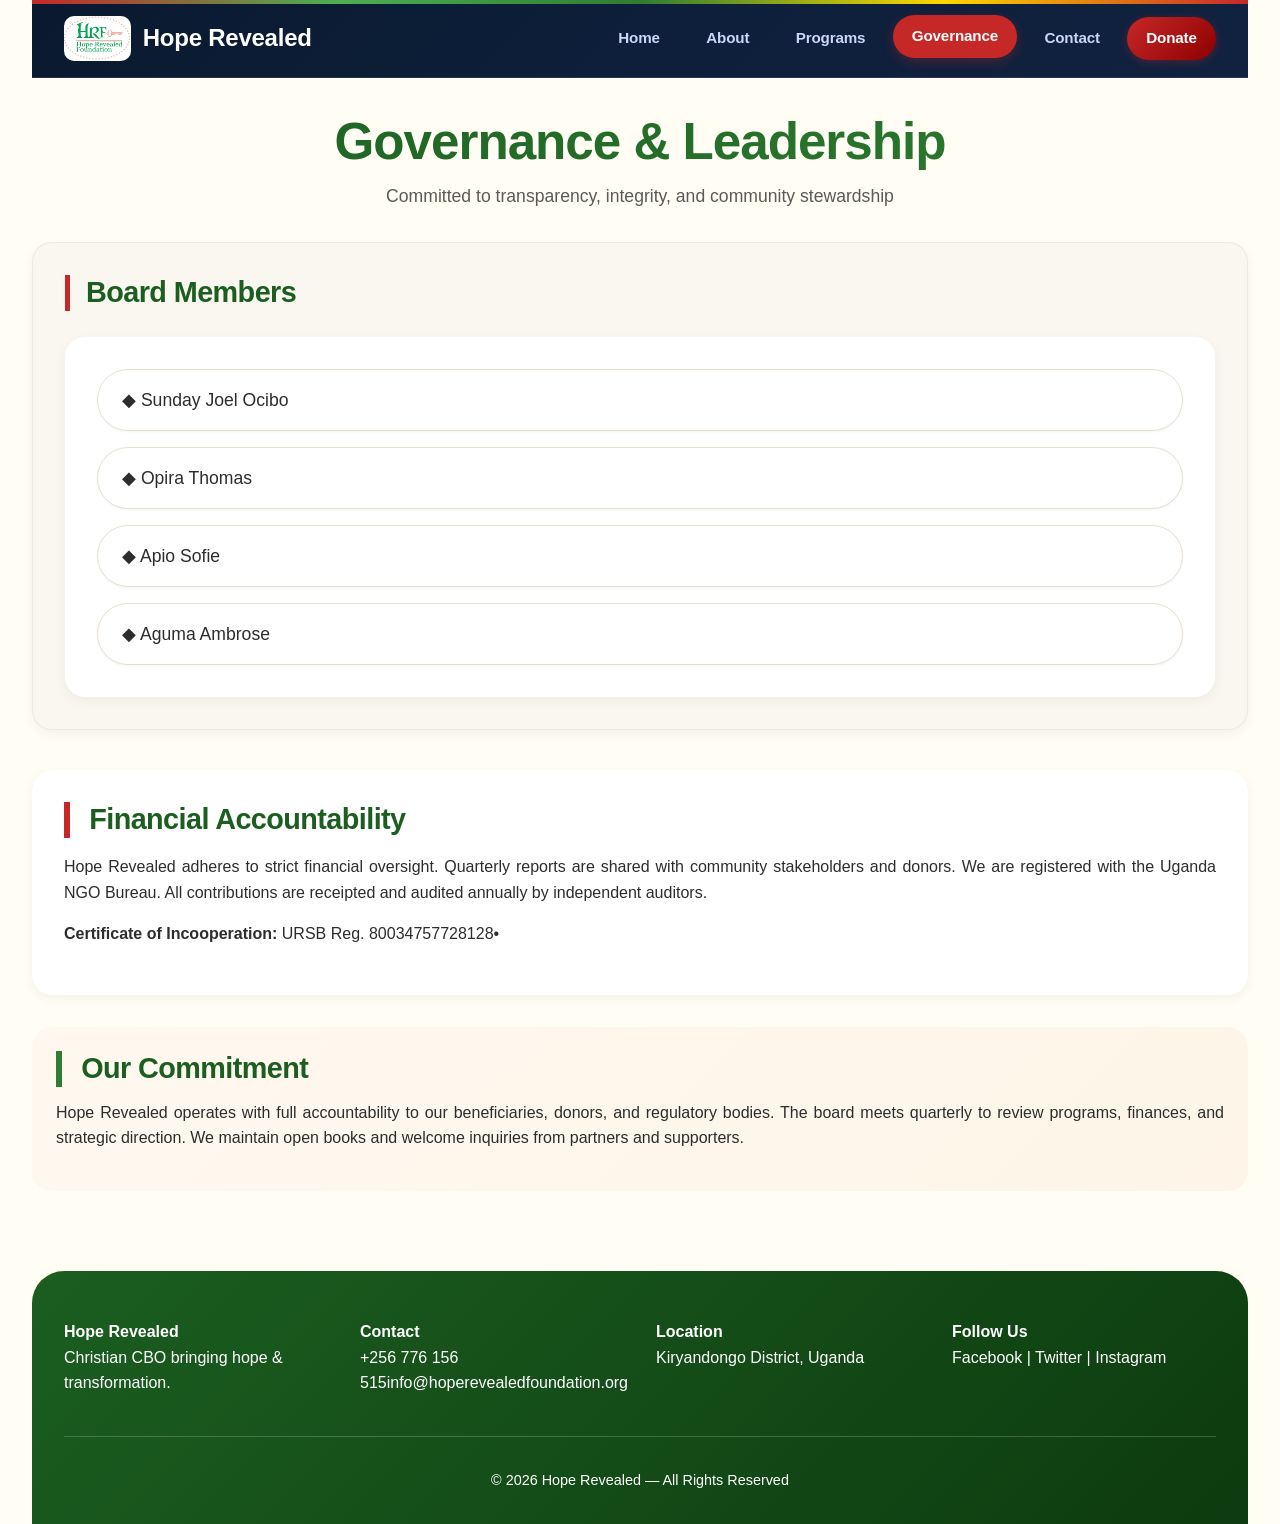
<file: governance.html>
<!DOCTYPE html>
<html lang="en">
<head>
  <meta charset="utf-8" />
  <meta name="viewport" content="width=device-width, initial-scale=1.0, user-scalable=yes" />
  <meta name="description" content="Governance and board structure of Hope Revealed. Transparency, accountability, and leadership that serves the community." />
  <title>Hope Revealed — Governance</title>
  <link rel="stylesheet" href="styles.css" />
  <style>
    /* Governance page specific refinements that extend styles.css */
    .board {
      background: #faf7f0;
      border-radius: var(--radius);
      padding: 2rem;
      margin-bottom: 2.5rem;
      box-shadow: var(--shadow-sm);
      border: 1px solid rgba(0,0,0,0.05);
      transition: var(--transition);
    }
    
    .board:hover {
      box-shadow: var(--shadow-md);
    }
    
    .board h3 {
      font-size: 1.8rem;
      margin-bottom: 1.6rem;
      color: var(--green-dark);
      border-left: 5px solid var(--red);
      padding-left: 1rem;
    }
    
    .board-list {
      display: flex;
      flex-direction: column;
      gap: 1rem;
    }
    
    .board-list div {
      background: white;
      padding: 1rem 1.5rem;
      border-radius: 60px;
      font-size: 1.1rem;
      font-weight: 500;
      color: var(--text);
      box-shadow: 0 1px 3px rgba(0,0,0,0.05);
      border: 1px solid #e9dfcf;
      transition: var(--transition);
    }
    
    .board-list div:hover {
      transform: translateX(5px);
      border-color: var(--green-light);
      background: #ffffff;
    }
    
    .financial-transparency {
      background: #eef4ea;
      border-radius: var(--radius);
      margin: 1rem 0;
    }
    
    .financial-transparency .card {
      background: white;
      padding: 2rem;
      border-radius: var(--radius);
      box-shadow: var(--shadow-sm);
    }
    
    .financial-transparency .card h3 {
      color: var(--green-dark);
      margin-bottom: 1rem;
    }
    
    /* Remove any residual executive leadership styles */
    .leadership {
      display: none;
    }
    
    /* Ensure consistency with footer email update */
    footer .footer-grid div:nth-child(2) br + br {
      content: "";
    }
    
    @media (max-width: 720px) {
      .board {
        padding: 1.5rem;
      }
      
      .board-list div {
        padding: 0.8rem 1.2rem;
        font-size: 1rem;
      }
    }
  </style>
</head>
<body>
  <div class="wrap">
    <header>
      <a href="index.html" class="logo">
  <img src="logo.jpeg" alt="Hope Revealed Logo" style="height: 45px; width: auto; border-radius: 10px;">
  <span>Hope Revealed</span>
</a>
      <nav id="mainNav">
        <a href="index.html">Home</a>
        <a href="about.html">About</a>
        <a href="programs.html">Programs</a>
        <a href="governance.html" class="active">Governance</a>
        <a href="contact.html">Contact</a>
        <a href="donate.html" class="cta">Donate</a>
      </nav>
      <button class="mobile-menu-btn" id="menuBtn" aria-label="Menu">☰</button>
    </header>

    <main>
      <section class="page-header">
        <h1>Governance & Leadership</h1>
        <p>Committed to transparency, integrity, and community stewardship</p>
      </section>

      <!-- Board Members section -->
      <section class="board">
        <h3>Board Members</h3>
        <div class="board-list">
          <div>◆ Sunday Joel Ocibo</div>
          <div>◆ Opira Thomas</div>
          <div>◆ Apio Sofie</div>
          <div>◆ Aguma Ambrose</div>
        </div>
      </section>

      <!-- Financial transparency section -->
      <section class="financial-transparency">
        <div class="card">
          <h3>Financial Accountability</h3>
          <p>Hope Revealed adheres to strict financial oversight. Quarterly reports are shared with community stakeholders and donors. We are registered with the Uganda NGO Bureau. All contributions are receipted and audited annually by independent auditors.</p>
          <p style="margin-top: 1rem;"><strong>Certificate of Incooperation:</strong> URSB Reg. 80034757728128•</p>
        </div>
      </section>
      
      <!-- Additional governance info -->
      <section style="margin: 2rem 0; background: linear-gradient(135deg, #fff8ef, #fef5e8); border-radius: var(--radius); padding: 1.5rem;">
        <h3 style="border-left-color: var(--green); margin-bottom: 0.8rem;">Our Commitment</h3>
        <p style="text-align: justify;">Hope Revealed operates with full accountability to our beneficiaries, donors, and regulatory bodies. The board meets quarterly to review programs, finances, and strategic direction. We maintain open books and welcome inquiries from partners and supporters.</p>
      </section>
    </main>

    <footer>
      <div class="footer-grid">
        <div><strong>Hope Revealed</strong><br>Christian CBO bringing hope & transformation.</div>
        <div><strong>Contact</strong><br>+256 776 156 515<br>info@hoperevealedfoundation.org</div>
        <div><strong>Location</strong><br>Kiryandongo District, Uganda</div>
        <div><strong>Follow Us</strong><br>Facebook | Twitter | Instagram</div>
      </div>
      <div class="footer-bottom">© <span id="year"></span> Hope Revealed — All Rights Reserved</div>
    </footer>
  </div>
  
  <!-- Link to external script.js for dynamic features -->
  <script src="script.js"></script>
  
  <!-- Governance page specific enhancements -->
  <script>
    (function() {
      // Set copyright year
      const yearSpan = document.getElementById('year');
      if (yearSpan && !yearSpan.textContent) {
        yearSpan.textContent = new Date().getFullYear();
      }
      
      // Mobile menu toggle (enhanced compatibility)
      const menuBtn = document.getElementById('menuBtn');
      const mainNav = document.getElementById('mainNav');
      if (menuBtn && mainNav && !menuBtn.hasAttribute('data-gov-listener')) {
        menuBtn.setAttribute('data-gov-listener', 'true');
        menuBtn.addEventListener('click', (e) => {
          e.stopPropagation();
          mainNav.classList.toggle('show');
          const isExpanded = mainNav.classList.contains('show');
          menuBtn.setAttribute('aria-expanded', isExpanded);
          menuBtn.innerHTML = isExpanded ? '✕' : '☰';
          document.body.style.overflow = isExpanded ? 'hidden' : '';
        });
        
        // Close mobile menu when clicking outside
        document.addEventListener('click', (e) => {
          if (mainNav.classList.contains('show') && !mainNav.contains(e.target) && !menuBtn.contains(e.target)) {
            mainNav.classList.remove('show');
            menuBtn.setAttribute('aria-expanded', 'false');
            menuBtn.innerHTML = '☰';
            document.body.style.overflow = '';
          }
        });
      }
    })();
  </script>
</body>
</html>
</file>
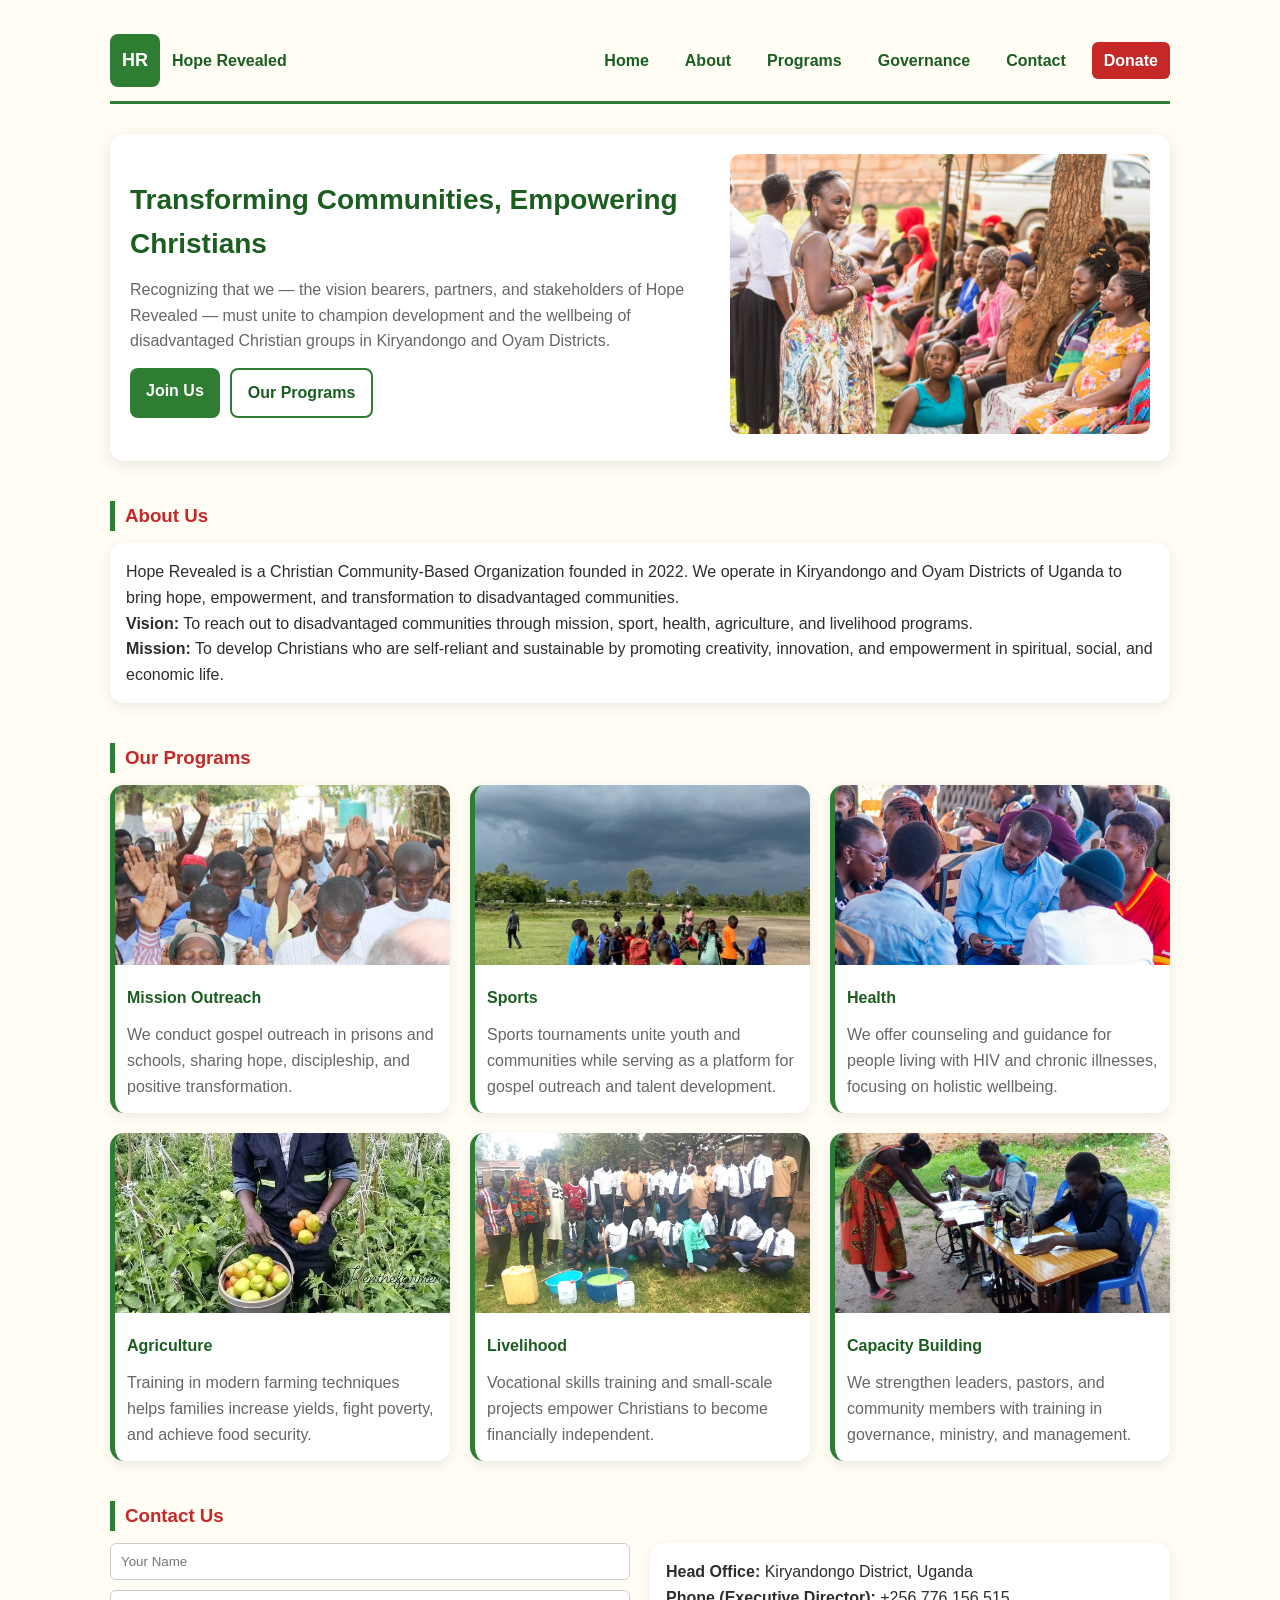
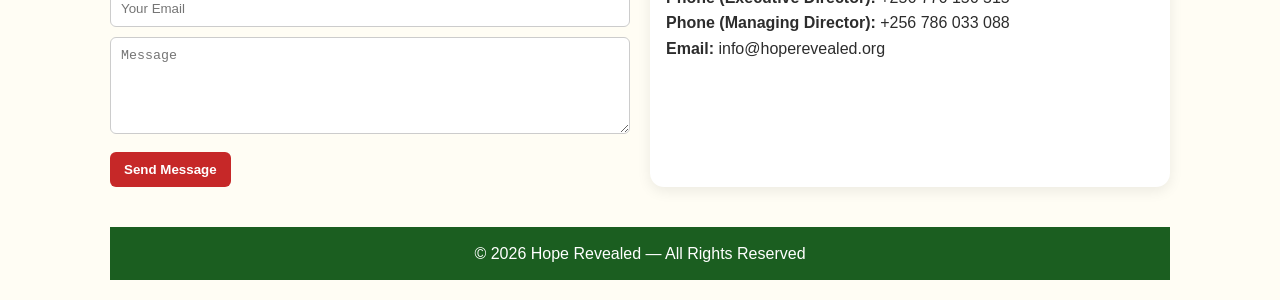
<file: hoperevealed.html>
<!doctype html>
<html lang="en">
<head>
  <meta charset="utf-8" />
  <meta name="viewport" content="width=device-width,initial-scale=1" />
  <title>Hope Revealed — Transforming Communities</title>

  <style>
    :root {
      /* Color palette: Green, Cream, Red */
      --green: #2e7d32;
      --green-dark: #1b5e20;
      --red: #c62828;
      --cream: #fffdf4;
      --text: #2d2d2d;
      --muted: #666;
      --card: #ffffff;
      --radius: 14px;
      --maxw: 1100px;
      --gap: 20px;
      font-family: "Segoe UI", Roboto, Arial, sans-serif;
    }

    * { box-sizing: border-box; margin: 0; padding: 0; }
    body {
      background: var(--cream);
      color: var(--text);
      line-height: 1.6;
      font-size: 16px;
    }
    .wrap {
      max-width: var(--maxw);
      margin: auto;
      padding: 20px;
    }

    /* Header */
    header {
      display: flex;
      justify-content: space-between;
      align-items: center;
      padding: 14px 0;
      border-bottom: 3px solid var(--green);
    }
    .logo {
      display: flex;
      align-items: center;
      gap: 12px;
      font-weight: bold;
      color: var(--green-dark);
      text-decoration: none;
    }
    .logo div {
      background: var(--green);
      color: white;
      padding: 12px;
      border-radius: 8px;
      font-size: 18px;
    }
    nav {
      display: flex;
      gap: 16px;
    }
    nav a {
      text-decoration: none;
      color: var(--green-dark);
      font-weight: 600;
      padding: 6px 10px;
      border-radius: 6px;
    }
    nav a:hover {
      background: var(--red);
      color: white;
    }
    .cta {
      background: var(--red);
      color: white !important;
      padding: 6px 12px;
      border-radius: 6px;
    }

    /* Hero */
    .hero {
      display: grid;
      grid-template-columns: 1fr 420px;
      gap: 20px;
      align-items: center;
      margin: 30px 0;
      padding: 20px;
      border-radius: var(--radius);
      background: white;
      box-shadow: 0 4px 16px rgba(0,0,0,0.1);
    }
    .hero h2 {
      color: var(--green-dark);
      font-size: 28px;
      margin-bottom: 10px;
    }
    .hero p { margin-bottom: 14px; color: var(--muted); }
    .hero .actions {
      display: flex;
      gap: 10px;
      margin-top: 10px;
    }
    .hero .actions a {
      text-decoration: none;
      padding: 10px 16px;
      border-radius: 8px;
      font-weight: bold;
    }
    .hero .actions .primary {
      background: var(--green);
      color: white;
    }
    .hero .actions .secondary {
      border: 2px solid var(--green);
      color: var(--green-dark);
    }
    .hero img {
      width: 100%;
      border-radius: 10px;
      object-fit: cover;
    }

    /* Sections */
    section { margin: 40px 0; }
    h3 {
      color: var(--red);
      margin-bottom: 12px;
      border-left: 5px solid var(--green);
      padding-left: 10px;
    }

    .card {
      background: white;
      padding: 16px;
      border-radius: var(--radius);
      box-shadow: 0 4px 14px rgba(0,0,0,0.08);
    }

    /* Programs */
    .programs {
      display: grid;
      grid-template-columns: repeat(auto-fit, minmax(300px,1fr));
      gap: 20px;
    }
    .program {
      background: white;
      border-left: 5px solid var(--green);
      border-radius: var(--radius);
      overflow: hidden;
      box-shadow: 0 4px 12px rgba(0,0,0,0.08);
    }
    .program img {
      width: 100%;
      height: 180px;
      object-fit: cover;
    }
    .program h4 {
      margin: 12px;
      color: var(--green-dark);
    }
    .program p {
      margin: 0 12px 14px 12px;
      color: var(--muted);
    }

    

    /* Contact */
    .contact-grid {
      display: grid;
      grid-template-columns: 1fr 1fr;
      gap: 20px;
    }
    form input, form textarea {
      width: 100%;
      padding: 10px;
      margin-bottom: 10px;
      border: 1px solid #ccc;
      border-radius: 6px;
    }
    form button {
      background: var(--red);
      border: none;
      color: white;
      padding: 10px 14px;
      border-radius: 6px;
      font-weight: bold;
      cursor: pointer;
    }
    form button:hover { background: #a31414; }

    /* Footer */
    footer {
      margin-top: 30px;
      padding: 14px;
      text-align: center;
      background: var(--green-dark);
      color: white;
    }

    /* Responsive */
    @media (max-width: 900px) {
      .hero { grid-template-columns: 1fr; }
      .contact-grid { grid-template-columns: 1fr; }
    }
  </style>
</head>
<body>
  <div class="wrap">
    <header>
      <a href="#home" class="logo">
        <div>HR</div> <span>Hope Revealed</span>
      </a>
      <nav>
        <a href="#home">Home</a>
        <a href="#about">About</a>
        <a href="#programs">Programs</a>
        <a href="#governance">Governance</a>
        <a href="#contact">Contact</a>
        <a href="#getinvolved" class="cta">Donate</a>
      </nav>
    </header>

    <!-- Hero -->
    <section id="home" class="hero">
      <div>
        <h2>Transforming Communities, Empowering Christians</h2>
        <p>
          Recognizing that we — the vision bearers, partners, and stakeholders of Hope Revealed — must unite to champion development and the wellbeing of disadvantaged Christian groups in Kiryandongo and Oyam Districts.
        </p>
        <div class="actions">
          <a class="primary" href="#getinvolved">Join Us</a>
          <a class="secondary" href="#programs">Our Programs</a>
        </div>
      </div>
      <div>
        <img src="communitygathering.jpg" alt="Community gathering in Uganda">
      </div>
    </section>

    <!-- About -->
    <section id="about">
      <h3>About Us</h3>
      <div class="card">
        <p>
          Hope Revealed is a Christian Community-Based Organization founded in 2022. We operate in Kiryandongo and Oyam Districts of Uganda to bring hope, empowerment, and transformation to disadvantaged communities.
        </p>
        <p><strong>Vision:</strong> To reach out to disadvantaged communities through mission, sport, health, agriculture, and livelihood programs.</p>
        <p><strong>Mission:</strong> To develop Christians who are self-reliant and sustainable by promoting creativity, innovation, and empowerment in spiritual, social, and economic life.</p>
      </div>
    </section>

    <!-- Programs -->
    <section id="programs">
      <h3>Our Programs</h3>
      <div class="programs">
        <div class="program">
          <img src="Missionoutreach.jpg" alt="Mission outreach">
          <h4>Mission Outreach</h4>
          <p>We conduct gospel outreach in prisons and schools, sharing hope, discipleship, and positive transformation.</p>
        </div>
        <div class="program">
          <img src="Sports.jpg" alt="Sports">
          <h4>Sports</h4>
          <p>Sports tournaments unite youth and communities while serving as a platform for gospel outreach and talent development.</p>
        </div>
        <div class="program">
          <img src="Healthcounselling.jpg" alt="Health counselling">
          <h4>Health</h4>
          <p>We offer counseling and guidance for people living with HIV and chronic illnesses, focusing on holistic wellbeing.</p>
        </div>
        <div class="program">
          <img src="Agriculture.jpg" alt="Agriculture">
          <h4>Agriculture</h4>
          <p>Training in modern farming techniques helps families increase yields, fight poverty, and achieve food security.</p>
        </div>
        <div class="program">
          <img src="livelihood.jpg" alt="Livelihood">
          <h4>Livelihood</h4>
          <p>Vocational skills training and small-scale projects empower Christians to become financially independent.</p>
        </div>
        <div class="program">
          <img src="CapacityBuilding.jpg" alt="Capacity building">
          <h4>Capacity Building</h4>
          <p>We strengthen leaders, pastors, and community members with training in governance, ministry, and management.</p>
        </div>
      </div>
    </section>

    

    <!-- Contact -->
    <section id="contact">
      <h3>Contact Us</h3>
      <div class="contact-grid">
        <form>
          <input type="text" placeholder="Your Name" required>
          <input type="email" placeholder="Your Email" required>
          <textarea rows="5" placeholder="Message"></textarea>
          <button type="submit">Send Message</button>
        </form>
        <div class="card">
          <p><strong>Head Office:</strong> Kiryandongo District, Uganda</p>
          <p><strong>Phone (Executive Director):</strong> +256 776 156 515</p>
          <p><strong>Phone (Managing Director):</strong> +256 786 033 088</p>
          <p><strong>Email:</strong> info@hoperevealed.org</p>
        </div>
      </div>
    </section>

    <footer>
      © <span id="year"></span> Hope Revealed — All Rights Reserved
    </footer>
  </div>

  <script>
    document.getElementById("year").textContent = new Date().getFullYear();
  </script>
</body>
</html>
</file>
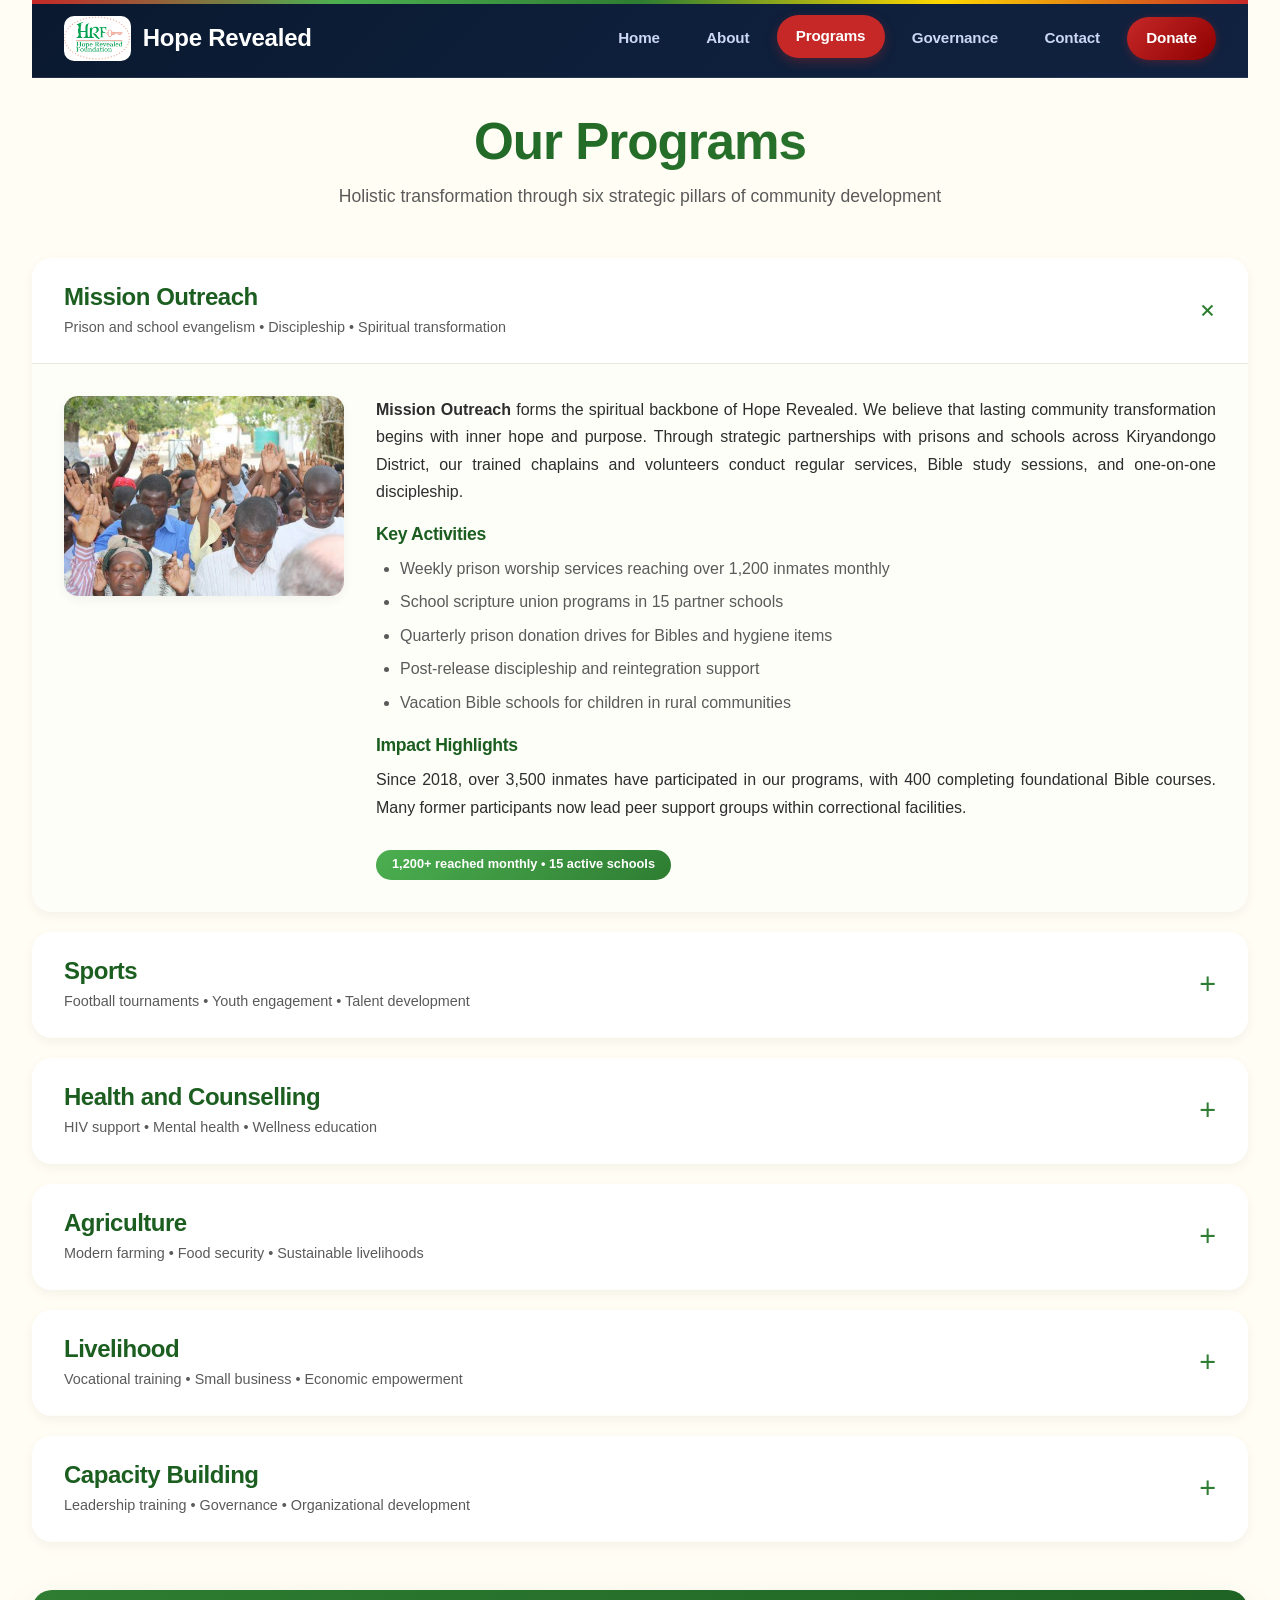
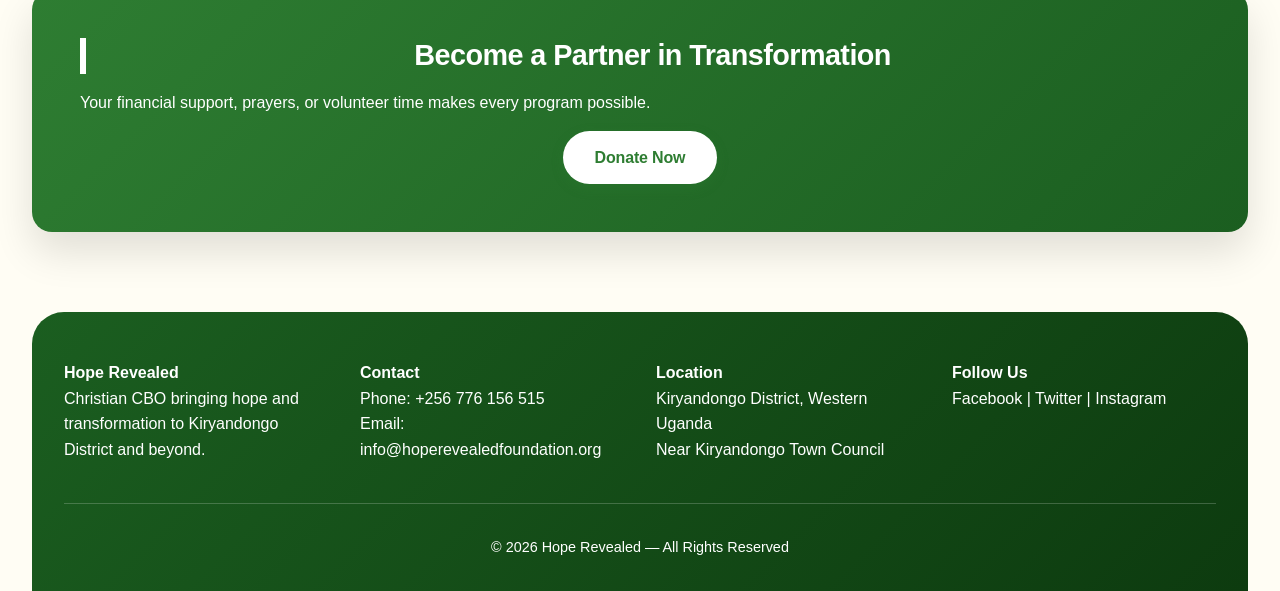
<file: programs.html>
<!DOCTYPE html>
<html lang="en">
<head>
  <meta charset="utf-8" />
  <meta name="viewport" content="width=device-width, initial-scale=1.0, user-scalable=yes" />
  <meta name="description" content="Explore Hope Revealed's comprehensive programs: Mission Outreach, Sports, Health, Agriculture, Livelihood, and Capacity Building." />
  <title>Hope Revealed — Our Programs</title>
  <link rel="stylesheet" href="styles.css" />
  <style>
    /* Additional styles specific to toggle functionality */
    .programs-toggle-list {
      margin: 3rem 0;
    }

    .program-toggle-item {
      background: var(--card);
      border-radius: var(--radius);
      margin-bottom: 1.25rem;
      box-shadow: var(--shadow-sm);
      transition: var(--transition);
      overflow: hidden;
    }

    .program-toggle-item:hover {
      box-shadow: var(--shadow-md);
    }

    .program-toggle-header {
      display: flex;
      justify-content: space-between;
      align-items: center;
      padding: 1.5rem 2rem;
      cursor: pointer;
      background: white;
      transition: background 0.2s ease;
    }

    .program-toggle-header:hover {
      background: #fafaf5;
    }

    .program-title-section {
      display: flex;
      flex-direction: column;
      gap: 0.25rem;
    }

    .program-title-section h3 {
      margin: 0;
      border-left: none;
      padding-left: 0;
      font-size: 1.5rem;
      color: var(--green-dark);
    }

    .program-short-desc {
      color: var(--text-light);
      font-size: 0.9rem;
    }

    .toggle-indicator {
      font-size: 1.8rem;
      font-weight: 300;
      color: var(--green);
      transition: transform 0.3s ease;
      line-height: 1;
    }

    .program-toggle-item.active .toggle-indicator {
      transform: rotate(45deg);
    }

    .program-toggle-content {
      max-height: 0;
      overflow: hidden;
      transition: max-height 0.4s ease-out;
      background: #fefef9;
      border-top: 1px solid transparent;
    }

    .program-toggle-item.active .program-toggle-content {
      max-height: 2000px;
      transition: max-height 0.5s ease-in-out;
      border-top-color: #e8e8e0;
    }

    .program-detail-inner {
      padding: 2rem;
    }

    .program-detail-grid {
      display: grid;
      grid-template-columns: 280px 1fr;
      gap: 2rem;
    }

    .program-detail-img {
      width: 100%;
      border-radius: var(--radius-sm);
      object-fit: cover;
      height: 200px;
      box-shadow: var(--shadow-sm);
    }

    .program-description-full p {
      margin-bottom: 1rem;
      line-height: 1.7;
      color: var(--text);
    }

    .program-description-full h4 {
      color: var(--green-dark);
      margin: 1.2rem 0 0.6rem 0;
      font-size: 1.1rem;
    }

    .program-description-full ul {
      margin-left: 1.5rem;
      margin-bottom: 1rem;
      color: var(--text-light);
    }

    .program-description-full li {
      margin: 0.5rem 0;
    }

    .program-impact-badge {
      background: linear-gradient(135deg, var(--green-light), var(--green));
      color: white;
      display: inline-block;
      padding: 0.3rem 1rem;
      border-radius: 30px;
      font-size: 0.8rem;
      font-weight: 600;
      margin-top: 0.8rem;
    }

    /* Logo image styling */
    .logo img {
      height: 45px;
      width: auto;
      border-radius: 10px;
      object-fit: contain;
    }

    @media (max-width: 700px) {
      .program-detail-grid {
        grid-template-columns: 1fr;
        gap: 1rem;
      }
      
      .program-detail-img {
        height: 220px;
      }
      
      .program-toggle-header {
        padding: 1.2rem 1.5rem;
      }
      
      .program-title-section h3 {
        font-size: 1.3rem;
      }
    }
  </style>
</head>
<body>
  <div class="wrap">
    <header>
      <a href="index.html" class="logo">
        <!-- Fixed logo image display - using img tag for logo.jpeg -->
        <img src="logo.jpeg" alt="Hope Revealed Logo" style="height: 45px; width: auto; border-radius: 10px;">
        <span>Hope Revealed</span>
      </a>
      <nav id="mainNav">
        <a href="index.html">Home</a>
        <a href="about.html">About</a>
        <a href="programs.html" class="active">Programs</a>
        <a href="governance.html">Governance</a>
        <a href="contact.html">Contact</a>
        <a href="donate.html" class="cta">Donate</a>
      </nav>
      <button class="mobile-menu-btn" id="mobileMenuBtn" aria-label="Menu">☰</button>
    </header>

    <main>
      <section class="page-header">
        <h1>Our Programs</h1>
        <p>Holistic transformation through six strategic pillars of community development</p>
      </section>

      <!-- Toggle Programs List -->
      <div class="programs-toggle-list" id="programsToggleList">
        <!-- Program 1 - Mission Outreach -->
        <div class="program-toggle-item" data-program="mission">
          <div class="program-toggle-header">
            <div class="program-title-section">
              <h3>Mission Outreach</h3>
              <div class="program-short-desc">Prison and school evangelism • Discipleship • Spiritual transformation</div>
            </div>
            <div class="toggle-indicator">+</div>
          </div>
          <div class="program-toggle-content">
            <div class="program-detail-inner">
              <div class="program-detail-grid">
                <img src="Missionoutreach.jpg" alt="Mission outreach team sharing hope" class="program-detail-img" onerror="this.src='https://placehold.co/400x300/2e7d32/white?text=Mission+Outreach'">
                <div class="program-description-full">
                  <p><strong>Mission Outreach</strong> forms the spiritual backbone of Hope Revealed. We believe that lasting community transformation begins with inner hope and purpose. Through strategic partnerships with prisons and schools across Kiryandongo District, our trained chaplains and volunteers conduct regular services, Bible study sessions, and one-on-one discipleship.</p>
                  
                  <h4>Key Activities</h4>
                  <ul>
                    <li>Weekly prison worship services reaching over 1,200 inmates monthly</li>
                    <li>School scripture union programs in 15 partner schools</li>
                    <li>Quarterly prison donation drives for Bibles and hygiene items</li>
                    <li>Post-release discipleship and reintegration support</li>
                    <li>Vacation Bible schools for children in rural communities</li>
                  </ul>
                  
                  <h4>Impact Highlights</h4>
                  <p>Since 2018, over 3,500 inmates have participated in our programs, with 400 completing foundational Bible courses. Many former participants now lead peer support groups within correctional facilities.</p>
                  
                  <div class="program-impact-badge">1,200+ reached monthly • 15 active schools</div>
                </div>
              </div>
            </div>
          </div>
        </div>

        <!-- Program 2 - Sports -->
        <div class="program-toggle-item" data-program="sports">
          <div class="program-toggle-header">
            <div class="program-title-section">
              <h3>Sports</h3>
              <div class="program-short-desc">Football tournaments • Youth engagement • Talent development</div>
            </div>
            <div class="toggle-indicator">+</div>
          </div>
          <div class="program-toggle-content">
            <div class="program-detail-inner">
              <div class="program-detail-grid">
                <img src="Sports.jpg" alt="Youth participating in sports tournament" class="program-detail-img" onerror="this.src='https://placehold.co/400x300/c62828/white?text=Sports+Program'">
                <div class="program-description-full">
                  <p><strong>Sports initiatives</strong> create bridges between diverse communities and provide a healthy outlet for youth energy. Our flagship Unity Cup tournament brings together teams from different religious and ethnic backgrounds, promoting reconciliation and teamwork. Sports also serve as a powerful platform for values-based education and HIV awareness messaging.</p>
                  
                  <h4>Key Activities</h4>
                  <ul>
                    <li>Annual Unity Cup tournament with 20+ participating teams</li>
                    <li>Weekly community football and netball leagues</li>
                    <li>Sports equipment lending library for schools</li>
                    <li>Coach training in child protection and first aid</li>
                    <li>Faith-based halftime messages and mentorship sessions</li>
                  </ul>
                  
                  <h4>Community Impact</h4>
                  <p>Over 500 youth participate regularly in our sports activities. The Unity Cup has become a signature event drawing over 2,000 spectators annually. We have seen reduction in idle time related conflicts among participating youth.</p>
                  
                  <div class="program-impact-badge">20+ teams annually • 500 active youth • 8 trained coaches</div>
                </div>
              </div>
            </div>
          </div>
        </div>

        <!-- Program 3 - Health and Counselling -->
        <div class="program-toggle-item" data-program="health">
          <div class="program-toggle-header">
            <div class="program-title-section">
              <h3>Health and Counselling</h3>
              <div class="program-short-desc">HIV support • Mental health • Wellness education</div>
            </div>
            <div class="toggle-indicator">+</div>
          </div>
          <div class="program-toggle-content">
            <div class="program-detail-inner">
              <div class="program-detail-grid">
                <img src="Healthcounselling.jpg" alt="Health counselling session" class="program-detail-img" onerror="this.src='https://placehold.co/400x300/2e7d32/white?text=Health+%26+Counselling'">
                <div class="program-description-full">
                  <p><strong>Health and Counselling services</strong> address both physical and emotional wellbeing. We work closely with local health centers to provide holistic care for people living with HIV, chronic illnesses, and those facing mental health challenges. Our trained counsellors offer a safe, confidential space for individuals and families.</p>
                  
                  <h4>Key Activities</h4>
                  <ul>
                    <li>Quarterly free HIV testing and wellness camps</li>
                    <li>Individual and group counselling sessions by appointment</li>
                    <li>Home-based care visits for chronically ill individuals</li>
                    <li>Nutrition education for people living with HIV</li>
                    <li>Mental health first aid training for community leaders</li>
                    <li>Referral network with district health facilities</li>
                  </ul>
                  
                  <h4>Reach and Outcomes</h4>
                  <p>Our quarterly testing events screen over 300 individuals per session. We currently provide ongoing counselling support to 150 clients. Treatment adherence among our enrolled clients has shown significant improvement through our follow-up system.</p>
                  
                  <div class="program-impact-badge">300+ tested quarterly • 150 active clients • 5 partner clinics</div>
                </div>
              </div>
            </div>
          </div>
        </div>

        <!-- Program 4 - Agriculture -->
        <div class="program-toggle-item" data-program="agriculture">
          <div class="program-toggle-header">
            <div class="program-title-section">
              <h3>Agriculture</h3>
              <div class="program-short-desc">Modern farming • Food security • Sustainable livelihoods</div>
            </div>
            <div class="toggle-indicator">+</div>
          </div>
          <div class="program-toggle-content">
            <div class="program-detail-inner">
              <div class="program-detail-grid">
                <img src="Agriculture.jpg" alt="Farmers learning modern agriculture techniques" class="program-detail-img" onerror="this.src='https://placehold.co/400x300/4caf50/white?text=Agriculture+Program'">
                <div class="program-description-full">
                  <p><strong>Agriculture program</strong> tackles food insecurity and poverty through practical training in climate-smart farming methods. Many families in our region depend on subsistence farming, yet lack access to improved seeds, techniques, and market information. Our demonstration farms serve as living classrooms where farmers learn by doing.</p>
                  
                  <h4>Key Activities</h4>
                  <ul>
                    <li>Hands-on training in crop rotation, intercropping, and soil conservation</li>
                    <li>Demonstration farms showcasing high-yield vegetable and grain production</li>
                    <li>Poultry and small livestock management workshops</li>
                    <li>Seed and tool distribution for graduated farmers</li>
                    <li>Farmer cooperative formation and collective marketing support</li>
                    <li>Post-harvest handling and storage techniques</li>
                  </ul>
                  
                  <h4>Measurable Impact</h4>
                  <p>Over 200 households have completed our 6-month training cycle. Participants report average yield increases of 40 percent. Three demonstration farms are fully operational and serve as community learning sites.</p>
                  
                  <div class="program-impact-badge">200 trained households • 40% average yield increase • 3 demo farms</div>
                </div>
              </div>
            </div>
          </div>
        </div>

        <!-- Program 5 - Livelihood -->
        <div class="program-toggle-item" data-program="livelihood">
          <div class="program-toggle-header">
            <div class="program-title-section">
              <h3>Livelihood</h3>
              <div class="program-short-desc">Vocational training • Small business • Economic empowerment</div>
            </div>
            <div class="toggle-indicator">+</div>
          </div>
          <div class="program-toggle-content">
            <div class="program-detail-inner">
              <div class="program-detail-grid">
                <img src="livelihood.jpg" alt="Vocational training workshop" class="program-detail-img" onerror="this.src='https://placehold.co/400x300/c62828/white?text=Livelihood+Training'">
                <div class="program-description-full">
                  <p><strong>Livelihood program</strong> equips individuals with practical skills and resources to generate sustainable income. Many families struggle to break the cycle of poverty due to lack of marketable skills. We offer vocational tracks alongside small business training and startup support for graduating participants.</p>
                  
                  <h4>Vocational Tracks</h4>
                  <ul>
                    <li><strong>Tailoring and Fashion Design:</strong> 6-month course covering sewing, pattern making, and small business management</li>
                    <li><strong>Carpentry and Joinery:</strong> Furniture making, repair skills, and tool maintenance</li>
                    <li><strong>Small Business Management:</strong> Record keeping, pricing, customer relations, and savings groups</li>
                    <li><strong>Food Processing:</strong> Value addition for local crops, safe preservation methods</li>
                  </ul>
                  
                  <h4>Success Outcomes</h4>
                  <p>To date, 85 graduates have started their own small enterprises. Our revolving loan fund has supported 40 micro-businesses with startup capital. Many graduates now employ others in their communities.</p>
                  
                  <div class="program-impact-badge">85 business graduates • 40 micro-loans disbursed • 6 month courses</div>
                </div>
              </div>
            </div>
          </div>
        </div>

        <!-- Program 6 - Capacity Building -->
        <div class="program-toggle-item" data-program="capacity">
          <div class="program-toggle-header">
            <div class="program-title-section">
              <h3>Capacity Building</h3>
              <div class="program-short-desc">Leadership training • Governance • Organizational development</div>
            </div>
            <div class="toggle-indicator">+</div>
          </div>
          <div class="program-toggle-content">
            <div class="program-detail-inner">
              <div class="program-detail-grid">
                <img src="CapacityBuilding.jpg" alt="Leadership training workshop" class="program-detail-img" onerror="this.src='https://placehold.co/400x300/2e7d32/white?text=Capacity+Building'">
                <div class="program-description-full">
                  <p><strong>Capacity Building program</strong> strengthens local leaders, pastors, and community organization boards. Effective leadership is essential for sustainable community development. We provide training in governance, financial management, project planning, and ministry leadership to equip change-makers with professional skills.</p>
                  
                  <h4>Training Modules</h4>
                  <ul>
                    <li><strong>Leadership and Governance:</strong> Board roles, strategic planning, ethical leadership</li>
                    <li><strong>Financial Management for Nonprofits:</strong> Budgeting, internal controls, donor reporting</li>
                    <li><strong>Ministry and Pastoral Development:</strong> Sermon preparation, pastoral counselling, conflict resolution</li>
                    <li><strong>Project Management:</strong> Proposal writing, monitoring and evaluation, community mobilization</li>
                    <li><strong>Advocacy and Community Rights:</strong> Understanding local governance structures, citizen engagement</li>
                  </ul>
                  
                  <h4>Program Scale</h4>
                  <p>We host two major leadership summits each year, each training 50 to 70 participants. Ongoing mentorship is provided to alumni through quarterly peer learning meetings. Many graduates have gone on to serve on local school boards, health committees, and cooperative leadership.</p>
                  
                  <div class="program-impact-badge">2 summits annually • 120 leaders trained to date • 8 partner organizations</div>
                </div>
              </div>
            </div>
          </div>
        </div>
      </div>

      <!-- Call to Action Banner -->
      <section class="cta-banner">
        <h3>Become a Partner in Transformation</h3>
        <p>Your financial support, prayers, or volunteer time makes every program possible.</p>
        <a href="donate.html" class="primary" style="background: white; color: var(--green);">Donate Now</a>
      </section>
    </main>

    <footer>
      <div class="footer-grid">
        <div><strong>Hope Revealed</strong><br>Christian CBO bringing hope and transformation to Kiryandongo District and beyond.</div>
        <div><strong>Contact</strong><br>Phone: +256 776 156 515<br>Email: info@hoperevealedfoundation.org</div>
        <div><strong>Location</strong><br>Kiryandongo District, Western Uganda<br>Near Kiryandongo Town Council</div>
        <div><strong>Follow Us</strong><br>Facebook | Twitter | Instagram</div>
      </div>
      <div class="footer-bottom">© <span id="year"></span> Hope Revealed — All Rights Reserved</div>
    </footer>
  </div>

  <!-- Link to external script.js -->
  <script src="script.js"></script>

  <script>
    (function() {
      // Toggle functionality for program items
      const toggleItems = document.querySelectorAll('.program-toggle-item');
      
      function closeAllItems() {
        toggleItems.forEach(item => {
          item.classList.remove('active');
        });
      }
      
      toggleItems.forEach(item => {
        const header = item.querySelector('.program-toggle-header');
        if (header) {
          header.addEventListener('click', (e) => {
            e.stopPropagation();
            const isActive = item.classList.contains('active');
            if (!isActive) {
              closeAllItems();
              item.classList.add('active');
            } else {
              item.classList.remove('active');
            }
          });
        }
      });
      
      // Set current year in footer
      const yearSpan = document.getElementById('year');
      if (yearSpan && !yearSpan.textContent) {
        yearSpan.textContent = new Date().getFullYear();
      }
      
      // Open first program by default for better initial engagement
      if (toggleItems.length > 0) {
        toggleItems[0].classList.add('active');
      }
      
      // Handle logo image error fallback
      const logoImg = document.querySelector('.logo img');
      if (logoImg) {
        logoImg.onerror = function() {
          this.style.display = 'none';
          const placeholder = document.createElement('div');
          placeholder.textContent = 'HR';
          placeholder.style.background = 'linear-gradient(135deg, var(--green), var(--green-light))';
          placeholder.style.color = 'white';
          placeholder.style.width = '45px';
          placeholder.style.height = '45px';
          placeholder.style.display = 'flex';
          placeholder.style.alignItems = 'center';
          placeholder.style.justifyContent = 'center';
          placeholder.style.borderRadius = '12px';
          placeholder.style.fontWeight = 'bold';
          placeholder.style.fontSize = '1.3rem';
          this.parentNode.insertBefore(placeholder, this);
          this.remove();
        };
      }
    })();
  </script>
</body>
</html>
</file>
<file: styles.css>
/* styles.css - Modern Charity Website with Enhanced Graphics & UX */
:root {
  --green: #2e7d32;
  --green-dark: #1b5e20;
  --green-light: #4caf50;
  --red: #c62828;
  --red-dark: #8e0000;
  --cream: #fffdf4;
  --text: #2d2d2d;
  --text-light: #5a5a5a;
  --card: #ffffff;
  --radius: 20px;
  --radius-sm: 14px;
  --maxw: 1280px;
  --shadow-sm: 0 4px 12px rgba(0,0,0,0.05);
  --shadow-md: 0 12px 28px rgba(0,0,0,0.08);
  --shadow-lg: 0 20px 40px rgba(0,0,0,0.12);
  --transition: all 0.3s cubic-bezier(0.2, 0.9, 0.4, 1.1);
  --dark-blue: #0a192f;
  --dark-blue-light: #112240;
}

* {
  margin: 0;
  padding: 0;
  box-sizing: border-box;
}

body {
  background: var(--cream);
  color: var(--text);
  line-height: 1.6;
  font-family: 'Inter', -apple-system, BlinkMacSystemFont, 'Segoe UI', Roboto, 'Helvetica Neue', sans-serif;
  overflow-x: hidden;
  font-weight: 400;
  font-size: 16px;
}

/* Modern font system - consistent & clean */
h1, h2, h3, h4, .logo, nav a, .cta, .primary, .secondary {
  font-family: 'Inter', -apple-system, BlinkMacSystemFont, 'Segoe UI', sans-serif;
  font-weight: 600;
  letter-spacing: -0.01em;
}

p, li, .card, .board-list div, .event-detail, .info-card {
  font-weight: 400;
  letter-spacing: normal;
}

/* Text alignment utilities */
.text-center {
  text-align: center;
}

.text-justify {
  text-align: justify;
}

.wrap {
  max-width: var(--maxw);
  margin: 0 auto;
  padding: 0 32px;
}

/* Typography with refined spacing */
h1, h2, h3, h4 {
  font-weight: 700;
  line-height: 1.25;
  letter-spacing: -0.02em;
}

h1 {
  font-size: 3.2rem;
  background: linear-gradient(135deg, var(--green-dark) 0%, var(--green) 100%);
  -webkit-background-clip: text;
  background-clip: text;
  color: transparent;
  margin-bottom: 1rem;
  text-align: center;
}

h2 {
  font-size: 2.2rem;
  margin-bottom: 1.5rem;
  color: var(--green-dark);
  text-align: center;
}

h3 {
  font-size: 1.8rem;
  margin-bottom: 1.5rem;
  border-left: 6px solid var(--red);
  padding-left: 1.2rem;
  color: var(--green-dark);
}

h4 {
  font-size: 1.3rem;
  margin-bottom: 0.8rem;
  color: var(--green-dark);
}

p {
  margin-bottom: 1rem;
  text-align: justify;
}

/* Header - Dark Blue Theme (Navy) */
header {
  display: flex;
  justify-content: space-between;
  align-items: center;
  padding: 1rem 2rem;
  flex-wrap: wrap;
  gap: 1rem;
  background: linear-gradient(135deg, #0a192f 0%, #0d1f3a 50%, #112240 100%);
  position: sticky;
  top: 0;
  z-index: 1000;
  transition: var(--transition);
  border-bottom: 1px solid rgba(255,255,255,0.1);
  box-shadow: 0 4px 20px rgba(0,0,0,0.2);
}

/* Colorful banner strip on top of header */
header::before {
  content: '';
  position: absolute;
  top: 0;
  left: 0;
  right: 0;
  height: 4px;
  background: linear-gradient(90deg, var(--red), var(--green-light), var(--green), #ffd700, var(--red));
  z-index: 1001;
}

.logo {
  display: flex;
  align-items: center;
  gap: 0.75rem;
  font-weight: 700;
  font-size: 1.5rem;
  color: white;
  text-decoration: none;
  transition: var(--transition);
}

.logo:hover {
  transform: scale(1.02);
}

/* Logo image - NO filter so it shows properly */
.logo img {
  height: 45px;
  width: auto;
  border-radius: 10px;
  object-fit: contain;
}

/* Fallback logo div when image missing */
.logo div {
  background: linear-gradient(135deg, var(--green), var(--green-light));
  color: white;
  padding: 0.7rem 1rem;
  border-radius: 16px;
  font-size: 1.3rem;
  box-shadow: var(--shadow-sm);
}

.logo span {
  color: white;
}

nav {
  display: flex;
  gap: 0.5rem;
  flex-wrap: wrap;
  align-items: center;
}

nav a {
  text-decoration: none;
  color: #ccd6f6;
  font-weight: 600;
  padding: 0.6rem 1.2rem;
  border-radius: 40px;
  transition: var(--transition);
  font-size: 0.95rem;
}

nav a:hover, nav a.active {
  background: var(--red);
  color: white;
  transform: translateY(-2px);
  box-shadow: 0 4px 12px rgba(198, 40, 40, 0.3);
}

.cta {
  background: linear-gradient(135deg, var(--red), var(--red-dark));
  color: white !important;
  box-shadow: 0 2px 8px rgba(198, 40, 40, 0.3);
}

.mobile-menu-btn {
  display: none;
  background: rgba(255,255,255,0.15);
  border: none;
  font-size: 1.8rem;
  cursor: pointer;
  color: white;
  padding: 0.5rem 1rem;
  border-radius: 12px;
  transition: var(--transition);
}

.mobile-menu-btn:hover {
  background: rgba(255,255,255,0.25);
}

/* Animated Headline Style */
.animated-headline {
  animation: gentlePulse 1.8s ease-in-out infinite;
  display: inline-block;
}

@keyframes gentlePulse {
  0%, 100% {
    opacity: 1;
    text-shadow: 0 0 0px rgba(46,125,50,0);
  }
  50% {
    opacity: 0.85;
    text-shadow: 0 0 8px rgba(46,125,50,0.3);
  }
}

/* Hero Section - Enhanced Graphics */
.hero {
  display: grid;
  grid-template-columns: 1fr 1fr;
  gap: 3rem;
  align-items: center;
  margin: 2rem 0 4rem 0;
  background: var(--card);
  border-radius: var(--radius);
  padding: 3rem;
  box-shadow: var(--shadow-lg);
  position: relative;
  overflow: hidden;
}

.hero::before {
  content: '';
  position: absolute;
  top: -30%;
  right: -20%;
  width: 300px;
  height: 300px;
  background: radial-gradient(circle, rgba(46,125,50,0.05) 0%, transparent 70%);
  border-radius: 50%;
  pointer-events: none;
}

.hero::after {
  content: '';
  position: absolute;
  bottom: -20%;
  left: -10%;
  width: 250px;
  height: 250px;
  background: radial-gradient(circle, rgba(198,40,40,0.04) 0%, transparent 70%);
  border-radius: 50%;
  pointer-events: none;
}

.badge {
  background: linear-gradient(135deg, var(--red), var(--red-dark));
  color: white;
  padding: 0.3rem 1rem;
  border-radius: 40px;
  font-size: 0.75rem;
  display: inline-block;
  margin-bottom: 1.2rem;
  font-weight: 600;
  letter-spacing: 0.5px;
}

.hero h1 {
  text-align: left;
  margin-bottom: 1.2rem;
}

.hero p {
  color: var(--text-light);
  margin-bottom: 1.8rem;
  font-size: 1.05rem;
  text-align: justify;
}

.actions {
  display: flex;
  gap: 1rem;
  margin-bottom: 2rem;
  flex-wrap: wrap;
}

.primary {
  background: linear-gradient(135deg, var(--green), var(--green-light));
  color: white;
  padding: 0.85rem 2rem;
  border-radius: 50px;
  text-decoration: none;
  font-weight: 600;
  transition: var(--transition);
  display: inline-block;
  box-shadow: 0 4px 12px rgba(46,125,50,0.3);
  text-align: center;
}

.secondary {
  border: 2px solid var(--green);
  color: var(--green-dark);
  padding: 0.75rem 1.9rem;
  border-radius: 50px;
  text-decoration: none;
  font-weight: 600;
  transition: var(--transition);
  background: transparent;
  text-align: center;
}

.primary:hover, .secondary:hover {
  transform: translateY(-3px);
  box-shadow: 0 8px 20px rgba(0,0,0,0.15);
}

.secondary:hover {
  background: var(--green);
  color: white;
  border-color: transparent;
}

.stats {
  display: flex;
  gap: 2rem;
  margin-top: 1rem;
  padding-top: 1rem;
  border-top: 2px solid rgba(46,125,50,0.2);
  justify-content: flex-start;
}

.stats div {
  font-weight: 600;
  font-size: 0.9rem;
  color: var(--text-light);
  text-align: center;
}

.stats span {
  font-size: 2rem;
  color: var(--red);
  display: block;
  font-weight: 800;
  margin-bottom: 0.3rem;
}

.hero-image img {
  width: 100%;
  border-radius: 24px;
  object-fit: cover;
  height: 400px;
  box-shadow: 0 20px 30px -10px rgba(0,0,0,0.2);
  transition: var(--transition);
}

.hero-image img:hover {
  transform: scale(1.02);
}

/* Impact Cards */
.impact-preview, .events, .core-values {
  margin: 4rem 0;
}

.impact-grid, .values-grid {
  display: grid;
  grid-template-columns: repeat(auto-fit, minmax(280px, 1fr));
  gap: 1.8rem;
}

.impact-card {
  background: var(--card);
  padding: 2rem;
  border-radius: var(--radius);
  text-align: center;
  box-shadow: var(--shadow-md);
  transition: var(--transition);
  border: 1px solid rgba(0,0,0,0.03);
}

.impact-card:hover {
  transform: translateY(-6px);
  box-shadow: var(--shadow-lg);
}

.impact-icon {
  font-size: 3rem;
  margin-bottom: 1rem;
  display: inline-block;
}

.impact-card h4 {
  font-size: 1.4rem;
  margin-bottom: 0.75rem;
  color: var(--green-dark);
  text-align: center;
}

.impact-card p {
  text-align: center;
}

/* Programs */
.programs {
  display: grid;
  grid-template-columns: repeat(auto-fit, minmax(300px,1fr));
  gap: 24px;
}

.program {
  background: white;
  border-left: 5px solid var(--green);
  border-radius: var(--radius);
  overflow: hidden;
  box-shadow: 0 4px 12px rgba(0,0,0,0.08);
  transition: var(--transition);
}

.program:hover {
  transform: translateY(-4px);
  box-shadow: var(--shadow-lg);
}

.program img {
  width: 100%;
  height: 200px;
  object-fit: cover;
}

.program h4 {
  margin: 1rem 1rem 0.5rem;
  color: var(--green-dark);
}

.program p {
  margin: 0 1rem 1.2rem 1rem;
  color: var(--text-light);
  text-align: justify;
}

/* Events List */
.events-list {
  background: var(--card);
  border-radius: var(--radius);
  overflow: hidden;
  box-shadow: var(--shadow-md);
}

.event-item {
  display: flex;
  gap: 1.5rem;
  padding: 1.5rem;
  border-bottom: 1px solid #eee;
  align-items: center;
  transition: var(--transition);
}

.event-item:hover {
  background: #fafaf5;
  transform: translateX(5px);
}

.event-date {
  background: linear-gradient(135deg, var(--red), var(--red-dark));
  color: white;
  text-align: center;
  min-width: 70px;
  padding: 0.8rem;
  border-radius: 18px;
  font-weight: 800;
  line-height: 1.2;
  box-shadow: 0 4px 10px rgba(198,40,40,0.3);
}

.event-detail strong {
  color: var(--green-dark);
  font-size: 1.1rem;
}

.event-detail p {
  text-align: left;
}

/* Governance & Leadership */
.leaders-grid {
  display: flex;
  flex-wrap: wrap;
  gap: 2rem;
  margin: 2rem 0;
  justify-content: center;
}

.leader-card {
  background: var(--card);
  border-radius: var(--radius);
  padding: 2rem;
  text-align: center;
  flex: 1;
  min-width: 220px;
  box-shadow: var(--shadow-md);
  transition: var(--transition);
}

.leader-card:hover {
  transform: translateY(-5px);
}

.leader-card img {
  width: 130px;
  height: 130px;
  border-radius: 100px;
  object-fit: cover;
  margin-bottom: 1.2rem;
  border: 4px solid var(--green);
  padding: 3px;
}

.board-list {
  background: var(--card);
  border-radius: var(--radius);
  padding: 2rem;
  box-shadow: var(--shadow-sm);
}

.board-list div {
  padding: 0.8rem;
  border-bottom: 1px solid #eee;
  font-size: 1rem;
}

/* Contact Page */
.contact-page-grid {
  display: grid;
  grid-template-columns: 1fr 1fr;
  gap: 2.5rem;
  margin: 3rem 0;
}

.contact-form-container {
  background: var(--card);
  padding: 2rem;
  border-radius: var(--radius);
  box-shadow: var(--shadow-md);
}

form input, form select, form textarea {
  width: 100%;
  padding: 0.9rem 1rem;
  margin-bottom: 1.2rem;
  border: 1.5px solid #e2e0d6;
  border-radius: 14px;
  font-family: 'Inter', system-ui, sans-serif;
  font-size: 1rem;
  transition: var(--transition);
  background: #fefefe;
}

form input:focus, form select:focus, form textarea:focus {
  outline: none;
  border-color: var(--green);
  box-shadow: 0 0 0 3px rgba(46,125,50,0.1);
  background: white;
}

form button {
  background: linear-gradient(135deg, var(--red), var(--red-dark));
  color: white;
  border: none;
  padding: 1rem 2rem;
  border-radius: 50px;
  cursor: pointer;
  font-weight: 700;
  font-size: 1rem;
  transition: var(--transition);
  width: 100%;
}

form button:hover {
  transform: translateY(-2px);
  box-shadow: 0 8px 20px rgba(198,40,40,0.3);
}

.info-card {
  background: var(--card);
  padding: 2rem;
  border-radius: var(--radius);
  box-shadow: var(--shadow-md);
  height: 100%;
}

.info-card h4 {
  color: var(--green-dark);
  margin: 1rem 0 0.5rem;
  font-size: 1.2rem;
}

.map-placeholder {
  background: linear-gradient(135deg, #f5f5ee, #ecece3);
  padding: 1.2rem;
  text-align: center;
  border-radius: 16px;
  margin-top: 1.8rem;
  font-weight: 500;
  cursor: pointer;
  transition: var(--transition);
}

.map-placeholder:hover {
  background: linear-gradient(135deg, #e8e8dd, #e0e0d3);
  transform: scale(1.01);
}

/* FAQ Section */
.faq-section {
  margin: 3rem 0;
}

details {
  background: var(--card);
  margin-bottom: 1rem;
  padding: 1rem 1.5rem;
  border-radius: var(--radius-sm);
  cursor: pointer;
  transition: var(--transition);
  border: 1px solid rgba(0,0,0,0.03);
}

details:hover {
  box-shadow: var(--shadow-sm);
  border-color: var(--green-light);
}

summary {
  font-weight: 700;
  color: var(--green-dark);
  padding: 0.5rem 0;
  font-size: 1.05rem;
}

details p {
  margin-top: 1rem;
  padding-top: 1rem;
  border-top: 1px solid #eee;
  color: var(--text-light);
  text-align: justify;
}

/* Donate Page */
.donate-grid {
  display: grid;
  grid-template-columns: 1fr 0.9fr;
  gap: 2.5rem;
  margin: 3rem 0;
}

.donate-form-panel {
  background: var(--card);
  padding: 2rem;
  border-radius: var(--radius);
  box-shadow: var(--shadow-md);
}

.donation-buttons {
  display: flex;
  flex-wrap: wrap;
  gap: 0.8rem;
  margin: 1.5rem 0;
  justify-content: center;
}

.donate-amt {
  background: #f0f0ea;
  border: none;
  padding: 0.8rem 1.5rem;
  border-radius: 50px;
  font-weight: 700;
  cursor: pointer;
  transition: var(--transition);
  font-size: 1rem;
}

.donate-amt:hover {
  background: var(--green);
  color: white;
  transform: translateY(-2px);
}

.donate-amt.active-amount {
  background: var(--red);
  color: white;
}

.donor-details input {
  margin: 0.8rem 0;
}

.donate-submit {
  margin-top: 1rem;
  width: 100%;
}

.secure-note {
  text-align: center;
  margin-top: 1rem;
  font-size: 0.85rem;
  color: var(--text-light);
}

.donate-impact ul {
  list-style: none;
  padding: 1rem 0;
}

.donate-impact li {
  padding: 0.6rem 0;
  border-bottom: 1px solid #eee;
  display: flex;
  align-items: center;
  gap: 0.8rem;
}

.donate-impact li::before {
  content: "✓";
  color: var(--green);
  font-weight: bold;
  font-size: 1.2rem;
}

/* CTA Banner */
.cta-banner {
  background: linear-gradient(135deg, var(--green), var(--green-dark));
  color: white;
  padding: 3rem;
  text-align: center;
  border-radius: var(--radius);
  margin: 3rem 0;
  box-shadow: var(--shadow-lg);
}

.cta-banner h3 {
  color: white;
  border-left-color: white;
  margin-bottom: 1rem;
  text-align: center;
}

/* Page Header */
.page-header {
  text-align: center;
  margin: 2rem 0 2rem;
}

.page-header h1 {
  background: linear-gradient(135deg, var(--green-dark), var(--green));
  -webkit-background-clip: text;
  background-clip: text;
  color: transparent;
  margin-bottom: 0.5rem;
  text-align: center;
}

.page-header p {
  color: var(--text-light);
  font-size: 1.1rem;
  text-align: center;
}

/* Footer - Enhanced */
footer {
  margin-top: 5rem;
  background: linear-gradient(135deg, var(--green-dark), #0d3b0f);
  color: white;
  border-radius: 32px 32px 0 0;
  padding: 3rem 2rem 2rem;
}

.footer-grid {
  display: grid;
  grid-template-columns: repeat(auto-fit, minmax(200px, 1fr));
  gap: 2rem;
  margin-bottom: 2.5rem;
}

.footer-grid div {
  line-height: 1.6;
  text-align: center;
}

.footer-grid div p, .footer-grid div strong {
  text-align: center;
}

.footer-bottom {
  text-align: center;
  border-top: 1px solid rgba(255,255,255,0.2);
  padding-top: 2rem;
  font-size: 0.9rem;
}

/* Mission Vision Cards */
.mission-vision {
  display: grid;
  grid-template-columns: 1fr 1fr;
  gap: 2rem;
  margin: 3rem 0;
}

.mission-vision .card {
  background: var(--card);
  padding: 2rem;
  border-radius: var(--radius);
  box-shadow: var(--shadow-md);
  transition: var(--transition);
}

.mission-vision .card:hover {
  transform: translateY(-4px);
}

.mission-vision .card p {
  text-align: justify;
}

/* About story section */
.about-story {
  display: flex;
  gap: 2rem;
  margin: 2rem 0;
  align-items: center;
  flex-wrap: wrap;
}

.about-story .story-text p {
  text-align: justify;
}

/* Gallery / Slider container */
.gallery-container {
  flex: 1;
  background: #e7dfd1;
  border-radius: 28px;
  padding: 1rem;
  box-shadow: 0 8px 18px rgba(0,0,0,0.05);
}

.slider-wrapper {
  position: relative;
  width: 100%;
  overflow: hidden;
  border-radius: 20px;
}

.slider {
  display: flex;
  transition: transform 0.4s ease-in-out;
}

.slide {
  flex: 0 0 100%;
}

.slide img {
  width: 100%;
  height: 280px;
  object-fit: cover;
  border-radius: 18px;
}

/* Mobile Responsive */
@media (max-width: 900px) {
  .wrap {
    padding: 0 20px;
  }
  
  h1 {
    font-size: 2.2rem;
  }
  
  h2 {
    font-size: 1.8rem;
  }
  
  h3 {
    font-size: 1.6rem;
  }
  
  .hero {
    grid-template-columns: 1fr;
    padding: 2rem;
    gap: 2rem;
  }
  
  .hero-image img {
    height: 280px;
  }
  
  .contact-page-grid, .donate-grid, .mission-vision {
    grid-template-columns: 1fr;
  }
  
  nav {
    display: none;
    width: 100%;
    flex-direction: column;
    align-items: center;
    background: linear-gradient(135deg, #0a192f 0%, #112240 100%);
    padding: 1rem;
    border-radius: var(--radius-sm);
    box-shadow: var(--shadow-md);
  }
  
  nav a {
    color: #ccd6f6 !important;
    width: 100%;
    text-align: center;
  }
  
  nav.show {
    display: flex;
  }
  
  .mobile-menu-btn {
    display: block;
  }
  
  .stats {
    justify-content: space-around;
  }
  
  .stats span {
    font-size: 1.5rem;
  }
  
  .leaders-grid {
    flex-direction: column;
  }
  
  .footer-grid {
    grid-template-columns: 1fr;
  }
  
  .about-story {
    flex-direction: column;
  }
  
  .event-item {
    flex-direction: column;
    text-align: center;
  }
  
  .event-detail p {
    text-align: center;
  }
}

@media (max-width: 550px) {
  .actions {
    flex-direction: column;
  }
  
  .primary, .secondary {
    text-align: center;
  }
  
  .impact-grid, .values-grid {
    grid-template-columns: 1fr;
  }
  
  header {
    padding: 0.8rem 1rem;
  }
  
  .slide img {
    height: 200px;
  }
  
  .logo span {
    font-size: 1rem;
  }
  
  .logo img {
    height: 35px;
  }
}

/* Additional alignment fixes */
.card p, .impact-card p, .program p, .info-card p, .board-list div {
  text-align: justify;
}

.hero h1, .page-header h1, .cta-banner h3 {
  text-align: center;
}

@media (min-width: 901px) {
  .hero h1 {
    text-align: left;
  }
  
  .footer-grid div {
    text-align: left;
  }
  
  .footer-grid div p, .footer-grid div strong {
    text-align: left;
  }
}
</file>
